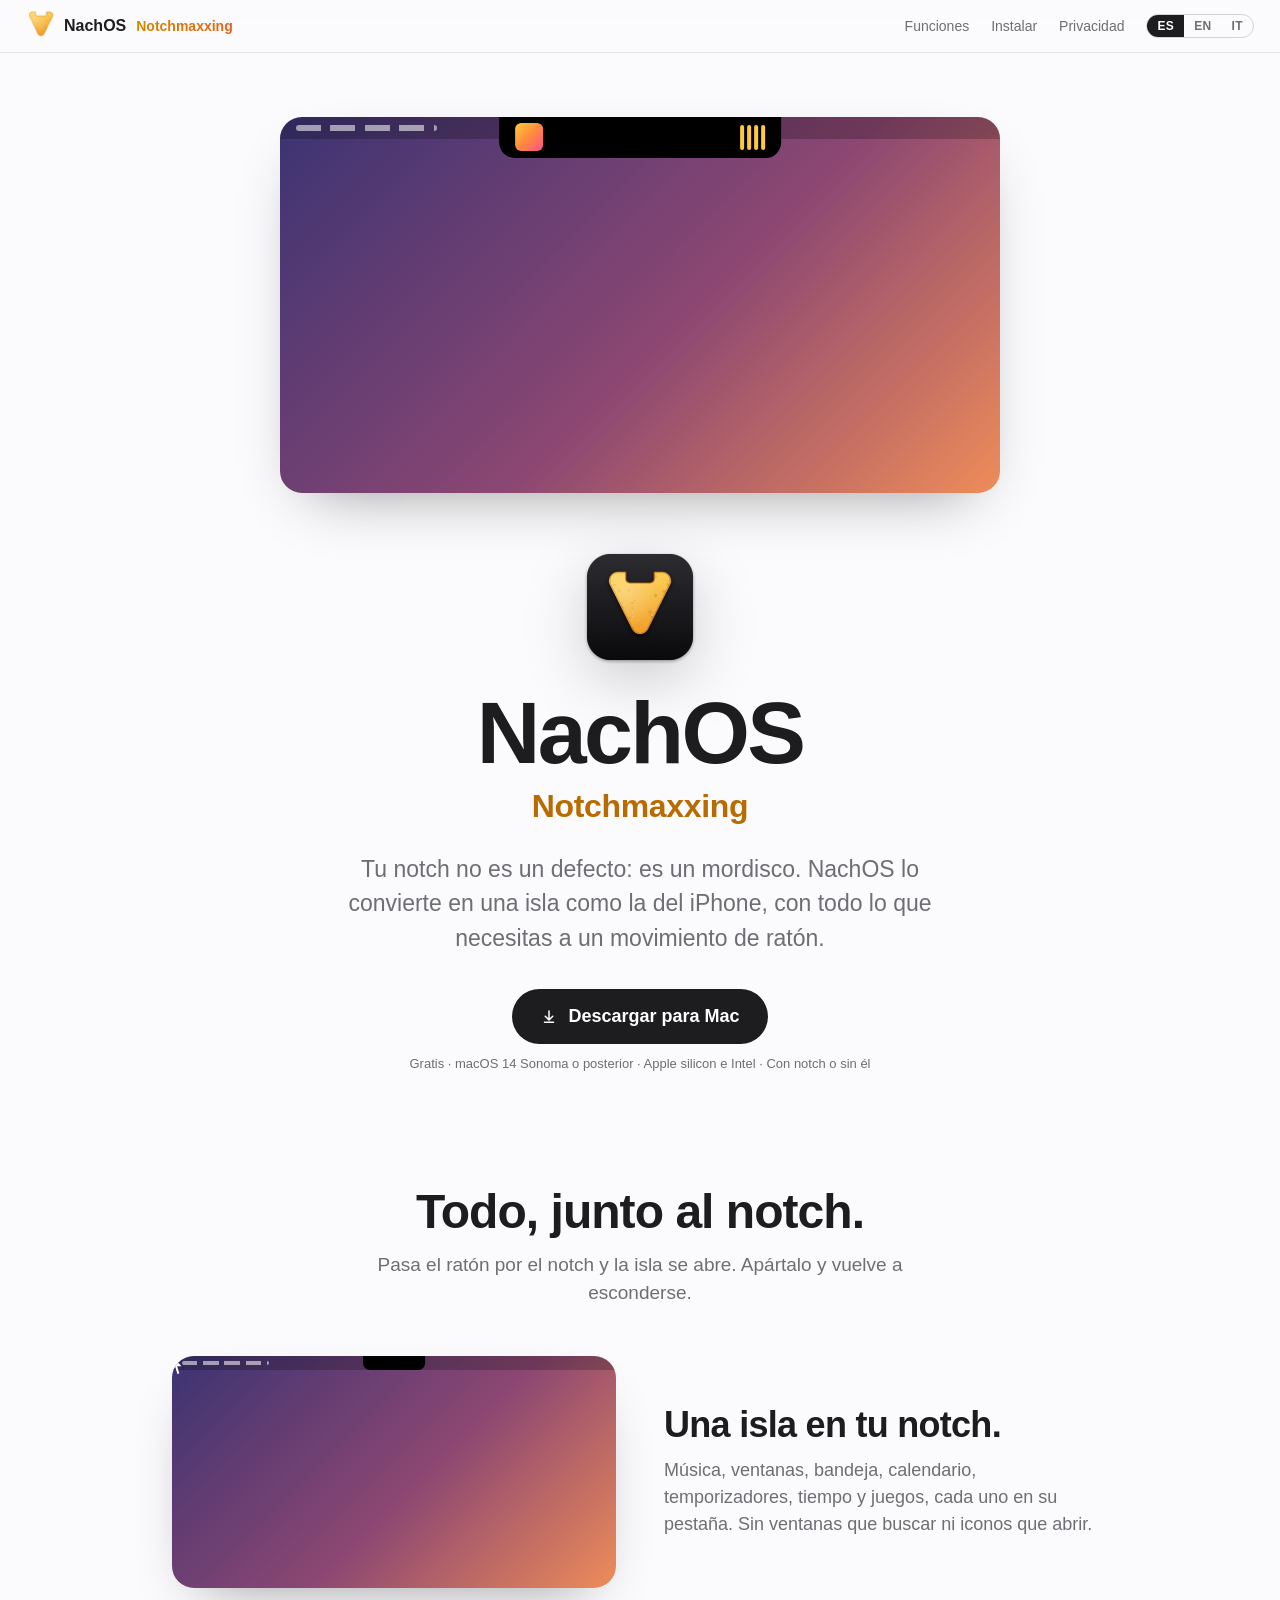
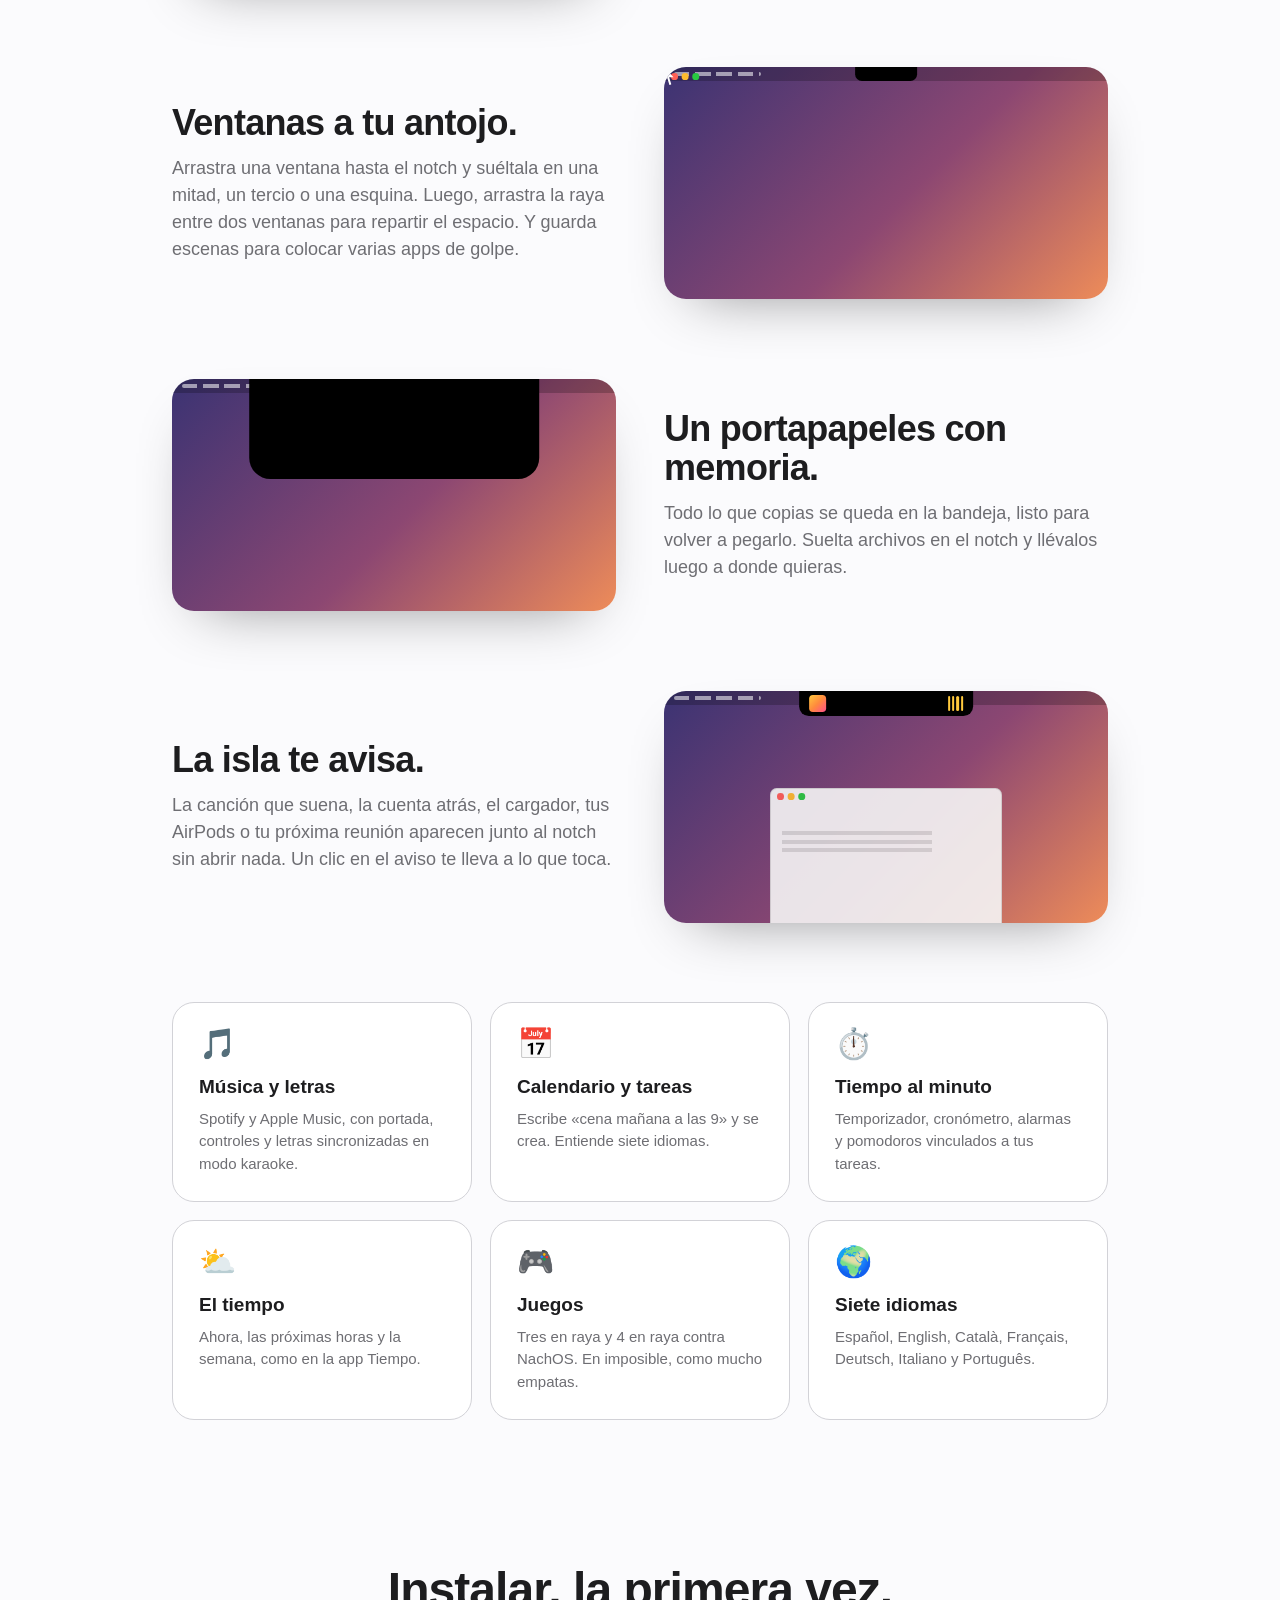
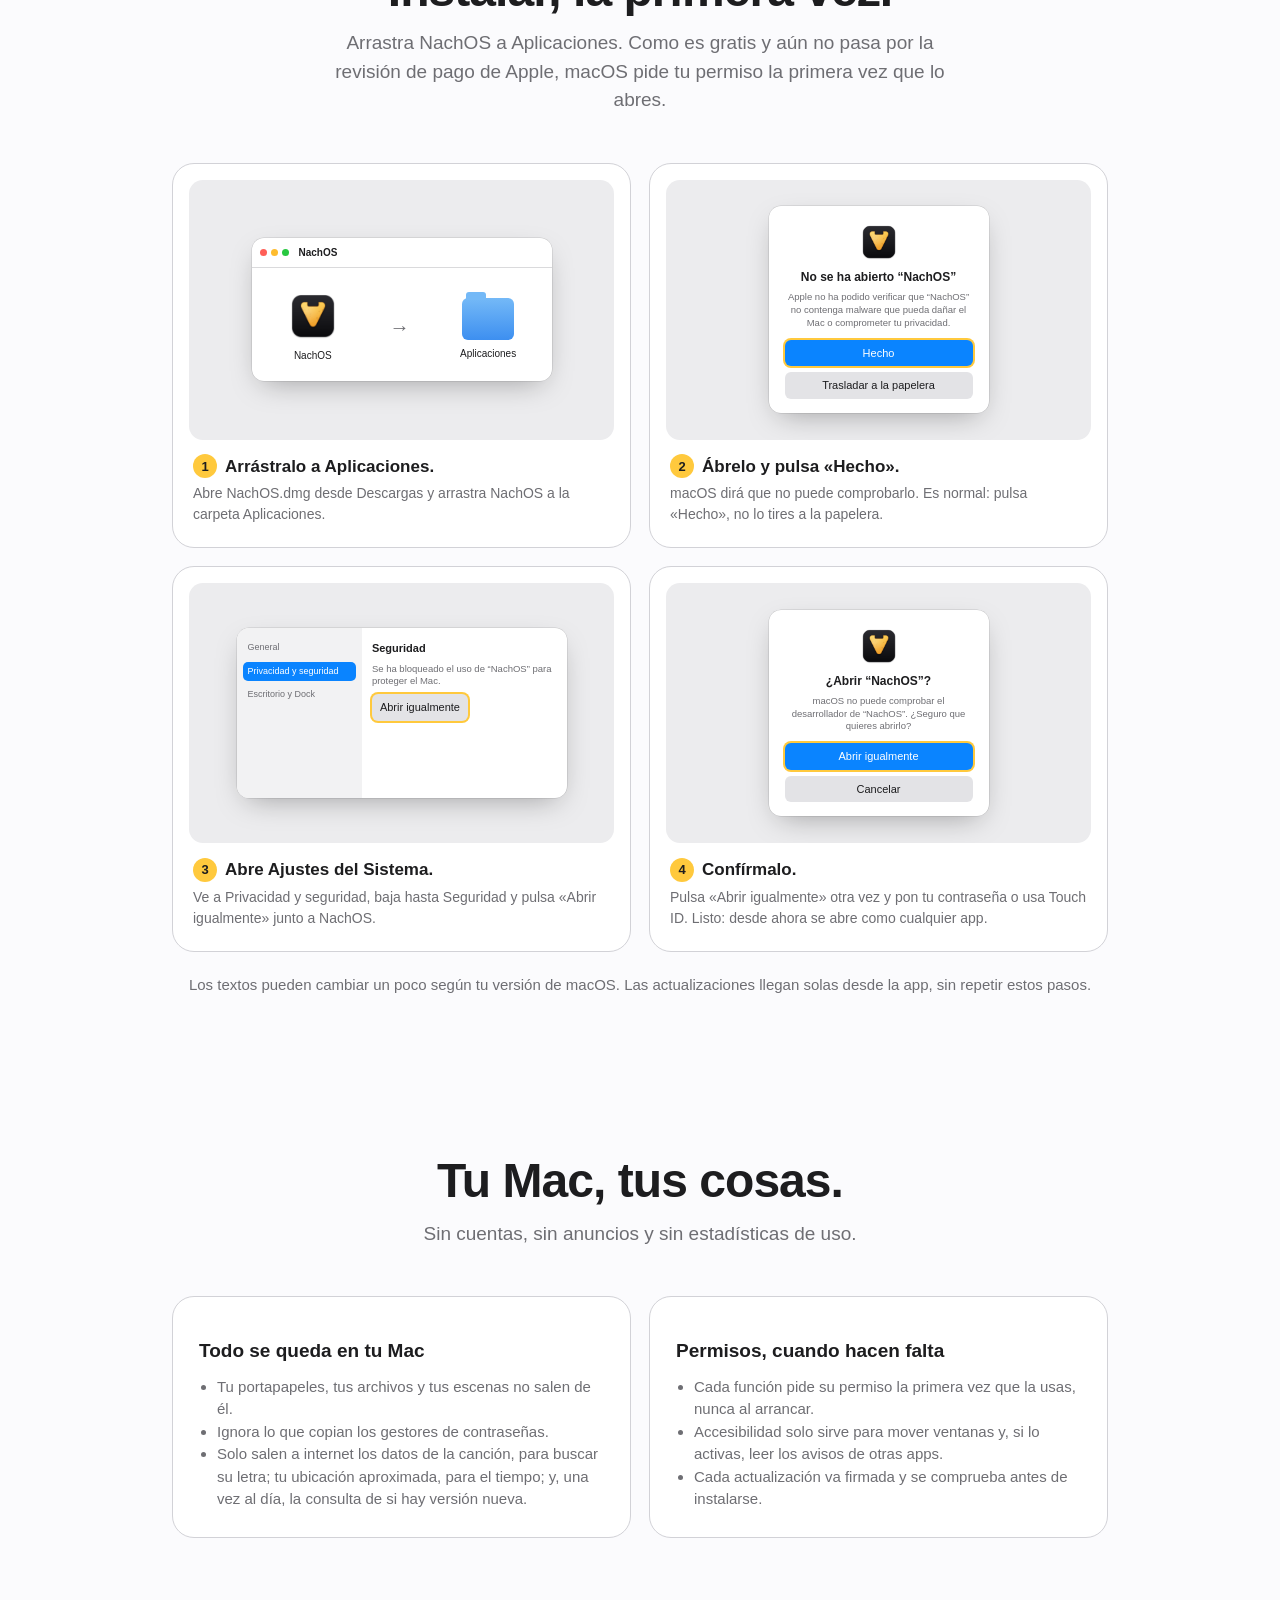
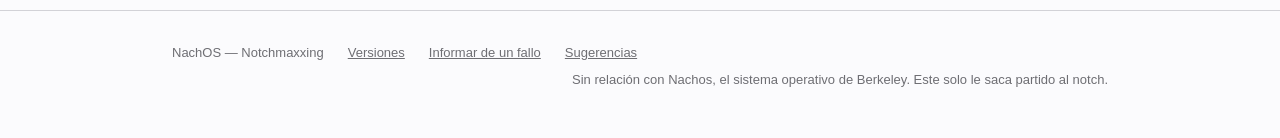
<file: index.html>
<!doctype html>
<!-- Generated by website/build.py: edit the template and texts there, not this file. -->
<html lang="es">
<head>
  <meta charset="utf-8">
  <meta name="viewport" content="width=device-width, initial-scale=1">
  <title>NachOS — Notchmaxxing</title>
  <meta name="description" content="NachOS convierte el notch de tu Mac en una isla como la del iPhone: música, ventanas, portapapeles, calendario, temporizadores y avisos. Gratis.">
  <link rel="icon" href="assets/favicon.png">
  <link rel="alternate" hreflang="es" href="">
  <link rel="alternate" hreflang="en" href="en/">
  <link rel="alternate" hreflang="it" href="it/">
  <meta property="og:title" content="NachOS — Notchmaxxing">
  <meta property="og:description" content="Tu notch no es un defecto: es un mordisco.">
  <meta property="og:image" content="assets/icon.png">
  <link rel="stylesheet" href="style.css">
</head>
<body>
  <header class="bar">
    <div class="wrap">
      <img src="assets/nacho.png" alt="">
      <strong>NachOS</strong>
      <span class="slogan">Notchmaxxing</span>
      <nav>
        <a class="hide-small" href="#features">Funciones</a>
        <a class="hide-small" href="#install">Instalar</a>
        <a class="hide-small" href="#privacy">Privacidad</a>
        <div class="langs"><a href="" hreflang="es" lang="es" aria-current="page">ES</a><a href="en/" hreflang="en" lang="en">EN</a><a href="it/" hreflang="it" lang="it">IT</a></div>
      </nav>
    </div>
  </header>
  <!-- The notch of the page: once the opening has scrolled away, the island docks in the
       middle of the bar, as on a Mac's menu bar, and carries on with its notices. -->
  <div class="page-notch s-live" aria-hidden="true">
    <div class="isl">
              <div class="music"><div class="art"></div><div class="eq"><i></i><i></i><i></i><i></i></div></div>
              <div class="notice n-charge"><div class="battery"></div><div><strong>Cargando</strong><small>54 %</small></div></div>
              <div class="notice n-pods"><svg class="ico" viewBox="0 0 24 24" fill="#fff" aria-hidden="true"><path d="M6.5 3a3.5 3.5 0 0 1 3.5 3.5V20a1.5 1.5 0 0 1-3 0v-7.1A3.5 3.5 0 0 1 6.5 3Zm11 0a3.5 3.5 0 0 1 .5 6.97V20a1.5 1.5 0 0 1-3 0V6.5A3.5 3.5 0 0 1 17.5 3Z"/></svg><div><strong>AirPods Pro</strong><small>Conectados</small></div></div>
              <div class="timer"><i></i>4:59</div>
              <div class="notice n-event"><svg class="ico" viewBox="0 0 24 24" fill="none" stroke="#ffc93d" stroke-width="2.2" aria-hidden="true"><rect x="3.5" y="5" width="17" height="15" rx="3"/><path d="M3.5 10h17M8 3v4M16 3v4" stroke-linecap="round"/></svg><div><strong>Reunión</strong><small>En 10 min</small></div></div>
            </div>
  </div>

  <main>
    <div class="wrap hero">
      <div class="hero-stage">
      <div class="stage s-live s-hero" role="img" aria-label="El notch de un Mac convertido en isla: enseña la música, un aviso de carga y un temporizador">
            <div class="menubar"></div>
            
            <div class="isl">
              <div class="music"><div class="art"></div><div class="eq"><i></i><i></i><i></i><i></i></div></div>
              <div class="notice n-charge"><div class="battery"></div><div><strong>Cargando</strong><small>54 %</small></div></div>
              <div class="notice n-pods"><svg class="ico" viewBox="0 0 24 24" fill="#fff" aria-hidden="true"><path d="M6.5 3a3.5 3.5 0 0 1 3.5 3.5V20a1.5 1.5 0 0 1-3 0v-7.1A3.5 3.5 0 0 1 6.5 3Zm11 0a3.5 3.5 0 0 1 .5 6.97V20a1.5 1.5 0 0 1-3 0V6.5A3.5 3.5 0 0 1 17.5 3Z"/></svg><div><strong>AirPods Pro</strong><small>Conectados</small></div></div>
              <div class="timer"><i></i>4:59</div>
              <div class="notice n-event"><svg class="ico" viewBox="0 0 24 24" fill="none" stroke="#ffc93d" stroke-width="2.2" aria-hidden="true"><rect x="3.5" y="5" width="17" height="15" rx="3"/><path d="M3.5 10h17M8 3v4M16 3v4" stroke-linecap="round"/></svg><div><strong>Reunión</strong><small>En 10 min</small></div></div>
            </div>
          </div>
      </div>
      <img class="icon" src="assets/icon.png" alt="El icono de NachOS: un nacho dorado al que le falta un mordisco con la forma del notch">
      <h1>NachOS</h1>
      <p class="tagline">Notchmaxxing</p>
      <p class="lead">Tu notch no es un defecto: es un mordisco. NachOS lo convierte en una isla como la del iPhone, con todo lo que necesitas a un movimiento de ratón.</p>
      <div class="cta">
        <a class="button" href="https://github.com/oriol5000/nachos/releases/latest/download/NachOS.dmg" data-guide>
          <svg viewBox="0 0 24 24" fill="currentColor" aria-hidden="true"><path d="M12 3a1 1 0 0 1 1 1v9.59l3.3-3.3a1 1 0 1 1 1.4 1.42l-5 5a1 1 0 0 1-1.4 0l-5-5a1 1 0 1 1 1.4-1.42l3.3 3.3V4a1 1 0 0 1 1-1ZM5 19a1 1 0 0 1 1-1h12a1 1 0 1 1 0 2H6a1 1 0 0 1-1-1Z"/></svg>
          Descargar para Mac
        </a>
        <span class="fine">Gratis · macOS 14 Sonoma o posterior · Apple silicon e Intel · Con notch o sin él</span>
      </div>
    </div>

    <section id="features">
      <div class="wrap">
        <h2 class="section-title">Todo, junto al notch.</h2>
        <p class="section-lead">Pasa el ratón por el notch y la isla se abre. Apártalo y vuelve a esconderse.</p>
        <div class="feature">
          <div class="media">
          <div class="stage s-island" role="img" aria-label="El ratón se acerca al notch y la isla se abre con sus pestañas">
            <div class="menubar"></div>
            <div class="isl"><div class="open"><div class="tabs"><i></i><i></i><i></i><i></i><i></i></div>
              <div class="row"><div class="art"></div><div class="lines"><b></b><b></b><b></b></div></div></div></div>
            <div class="cursor"></div>
          </div>
          </div>
          <div>
            <h3>Una isla en tu notch.</h3>
            <p>Música, ventanas, bandeja, calendario, temporizadores, tiempo y juegos, cada uno en su pestaña. Sin ventanas que buscar ni iconos que abrir.</p>
          </div>
        </div>
        <div class="feature">
          <div class="media">
          <div class="stage s-windows" role="img" aria-label="Una ventana arrastrada al notch se coloca en la mitad izquierda">
            <div class="menubar"></div>
            <div class="win other"></div>
            <div class="isl"><div class="layouts"><i></i><i></i><i></i><i></i></div></div>
            <div class="win main"></div>
            <div class="cursor"></div>
          </div>
          </div>
          <div>
            <h3>Ventanas a tu antojo.</h3>
            <p>Arrastra una ventana hasta el notch y suéltala en una mitad, un tercio o una esquina. Luego, arrastra la raya entre dos ventanas para repartir el espacio. Y guarda escenas para colocar varias apps de golpe.</p>
          </div>
        </div>
        <div class="feature">
          <div class="media">
          <div class="stage s-clip" role="img" aria-label="Lo copiado aparece como tarjetas en la bandeja de la isla">
            <div class="menubar"></div>
            <div class="isl"><div class="cards"><div class="card-c"></div><div class="card-c"></div><div class="card-c"></div><div class="card-c"></div></div></div>
            <div class="keycap">⌘C</div>
            <div class="file"><div class="cursor"></div></div>
          </div>
          </div>
          <div>
            <h3>Un portapapeles con memoria.</h3>
            <p>Todo lo que copias se queda en la bandeja, listo para volver a pegarlo. Suelta archivos en el notch y llévalos luego a donde quieras.</p>
          </div>
        </div>
        <div class="feature">
          <div class="media">
          <div class="stage s-live" role="img" aria-label="Junto al notch se ven la música, un aviso de carga y un temporizador">
            <div class="menubar"></div>
            <div class="win"></div>
            <div class="isl">
              <div class="music"><div class="art"></div><div class="eq"><i></i><i></i><i></i><i></i></div></div>
              <div class="notice n-charge"><div class="battery"></div><div><strong>Cargando</strong><small>54 %</small></div></div>
              <div class="notice n-pods"><svg class="ico" viewBox="0 0 24 24" fill="#fff" aria-hidden="true"><path d="M6.5 3a3.5 3.5 0 0 1 3.5 3.5V20a1.5 1.5 0 0 1-3 0v-7.1A3.5 3.5 0 0 1 6.5 3Zm11 0a3.5 3.5 0 0 1 .5 6.97V20a1.5 1.5 0 0 1-3 0V6.5A3.5 3.5 0 0 1 17.5 3Z"/></svg><div><strong>AirPods Pro</strong><small>Conectados</small></div></div>
              <div class="timer"><i></i>4:59</div>
              <div class="notice n-event"><svg class="ico" viewBox="0 0 24 24" fill="none" stroke="#ffc93d" stroke-width="2.2" aria-hidden="true"><rect x="3.5" y="5" width="17" height="15" rx="3"/><path d="M3.5 10h17M8 3v4M16 3v4" stroke-linecap="round"/></svg><div><strong>Reunión</strong><small>En 10 min</small></div></div>
            </div>
          </div>
          </div>
          <div>
            <h3>La isla te avisa.</h3>
            <p>La canción que suena, la cuenta atrás, el cargador, tus AirPods o tu próxima reunión aparecen junto al notch sin abrir nada. Un clic en el aviso te lleva a lo que toca.</p>
          </div>
        </div>

        <div class="grid">
          <div class="card"><div class="emoji">🎵</div><h4>Música y letras</h4><p>Spotify y Apple Music, con portada, controles y letras sincronizadas en modo karaoke.</p></div>
          <div class="card"><div class="emoji">📅</div><h4>Calendario y tareas</h4><p>Escribe «cena mañana a las 9» y se crea. Entiende siete idiomas.</p></div>
          <div class="card"><div class="emoji">⏱️</div><h4>Tiempo al minuto</h4><p>Temporizador, cronómetro, alarmas y pomodoros vinculados a tus tareas.</p></div>
          <div class="card"><div class="emoji">⛅️</div><h4>El tiempo</h4><p>Ahora, las próximas horas y la semana, como en la app Tiempo.</p></div>
          <div class="card"><div class="emoji">🎮</div><h4>Juegos</h4><p>Tres en raya y 4 en raya contra NachOS. En imposible, como mucho empatas.</p></div>
          <div class="card"><div class="emoji">🌍</div><h4>Siete idiomas</h4><p>Español, English, Català, Français, Deutsch, Italiano y Português.</p></div>
        </div>
      </div>
    </section>

    <section id="install">
      <div class="wrap">
        <h2 class="section-title">Instalar, la primera vez.</h2>
        <p class="section-lead">Arrastra NachOS a Aplicaciones. Como es gratis y aún no pasa por la revisión de pago de Apple, macOS pide tu permiso la primera vez que lo abres.</p>
        <ol class="guide">
          <li>
            <div class="shot"><div class="mock mock-dmg" aria-hidden="true">
              <div class="mock-bar"><i></i><i></i><i></i><span>NachOS</span></div>
              <div class="dmg-row">
                <div class="dmg-item"><img src="assets/icon.png" alt=""><span>NachOS</span></div>
                <div class="dmg-arrow">→</div>
                <div class="dmg-item"><div class="folder"></div><span>Aplicaciones</span></div>
              </div>
            </div></div>
            <h4>Arrástralo a Aplicaciones.</h4><p>Abre NachOS.dmg desde Descargas y arrastra NachOS a la carpeta Aplicaciones.</p>
          </li>
          <li>
            <div class="shot"><div class="mock mock-alert" aria-hidden="true">
              <img src="assets/icon.png" alt="">
              <strong>No se ha abierto “NachOS”</strong><p>Apple no ha podido verificar que “NachOS” no contenga malware que pueda dañar el Mac o comprometer tu privacidad.</p>
              <span class="mbtn primary hl">Hecho</span><span class="mbtn">Trasladar a la papelera</span>
            </div></div>
            <h4>Ábrelo y pulsa «Hecho».</h4><p>macOS dirá que no puede comprobarlo. Es normal: pulsa «Hecho», no lo tires a la papelera.</p>
          </li>
          <li>
            <div class="shot"><div class="mock mock-settings" aria-hidden="true">
              <div class="side"><span>General</span><span class="sel">Privacidad y seguridad</span><span>Escritorio y Dock</span></div>
              <div class="pane"><b>Seguridad</b><p>Se ha bloqueado el uso de “NachOS” para proteger el Mac.</p><span class="mbtn hl">Abrir igualmente</span></div>
            </div></div>
            <h4>Abre Ajustes del Sistema.</h4><p>Ve a Privacidad y seguridad, baja hasta Seguridad y pulsa «Abrir igualmente» junto a NachOS.</p>
          </li>
          <li>
            <div class="shot"><div class="mock mock-alert" aria-hidden="true">
              <img src="assets/icon.png" alt="">
              <strong>¿Abrir “NachOS”?</strong><p>macOS no puede comprobar el desarrollador de “NachOS”. ¿Seguro que quieres abrirlo?</p>
              <span class="mbtn primary hl">Abrir igualmente</span><span class="mbtn">Cancelar</span>
            </div></div>
            <h4>Confírmalo.</h4><p>Pulsa «Abrir igualmente» otra vez y pon tu contraseña o usa Touch ID. Listo: desde ahora se abre como cualquier app.</p>
          </li>
        </ol>

        <p class="note">Los textos pueden cambiar un poco según tu versión de macOS. Las actualizaciones llegan solas desde la app, sin repetir estos pasos.</p>
      </div>
    </section>

    <section id="privacy">
      <div class="wrap">
        <h2 class="section-title">Tu Mac, tus cosas.</h2>
        <p class="section-lead">Sin cuentas, sin anuncios y sin estadísticas de uso.</p>
        <div class="split">
          <div class="card">
            <h4>Todo se queda en tu Mac</h4>
            <ul>
              <li>Tu portapapeles, tus archivos y tus escenas no salen de él.</li>
              <li>Ignora lo que copian los gestores de contraseñas.</li>
              <li>Solo salen a internet los datos de la canción, para buscar su letra; tu ubicación aproximada, para el tiempo; y, una vez al día, la consulta de si hay versión nueva.</li>
            </ul>
          </div>
          <div class="card">
            <h4>Permisos, cuando hacen falta</h4>
            <ul>
              <li>Cada función pide su permiso la primera vez que la usas, nunca al arrancar.</li>
              <li>Accesibilidad solo sirve para mover ventanas y, si lo activas, leer los avisos de otras apps.</li>
              <li>Cada actualización va firmada y se comprueba antes de instalarse.</li>
            </ul>
          </div>
        </div>
      </div>
    </section>
  </main>

  <footer>
    <div class="wrap">
      <span>NachOS — Notchmaxxing</span>
      <a href="https://github.com/oriol5000/nachos/releases">Versiones</a>
      <a href="https://github.com/oriol5000/nachos/issues">Informar de un fallo</a>
      <a href="mailto:oriol5000@gmail.com?subject=Sugerencia%20para%20NachOS">Sugerencias</a>
      <span class="right">Sin relación con Nachos, el sistema operativo de Berkeley. Este solo le saca partido al notch.</span>
    </div>
  </footer>
  <dialog class="guide-dialog" id="guide" aria-labelledby="guide-title">
    <form method="dialog"><button class="close" aria-label="Cerrar">×</button></form>
    <h2 class="section-title" id="guide-title">Instalar NachOS</h2>
    <p class="section-lead">Tu descarga ha empezado. Como NachOS es gratis y aún no pasa por la revisión de pago de Apple, la primera vez macOS te pedirá permiso. Son cuatro pasos y solo una vez.</p>
        <ol class="guide">
          <li>
            <div class="shot"><div class="mock mock-dmg" aria-hidden="true">
              <div class="mock-bar"><i></i><i></i><i></i><span>NachOS</span></div>
              <div class="dmg-row">
                <div class="dmg-item"><img src="assets/icon.png" alt=""><span>NachOS</span></div>
                <div class="dmg-arrow">→</div>
                <div class="dmg-item"><div class="folder"></div><span>Aplicaciones</span></div>
              </div>
            </div></div>
            <h4>Arrástralo a Aplicaciones.</h4><p>Abre NachOS.dmg desde Descargas y arrastra NachOS a la carpeta Aplicaciones.</p>
          </li>
          <li>
            <div class="shot"><div class="mock mock-alert" aria-hidden="true">
              <img src="assets/icon.png" alt="">
              <strong>No se ha abierto “NachOS”</strong><p>Apple no ha podido verificar que “NachOS” no contenga malware que pueda dañar el Mac o comprometer tu privacidad.</p>
              <span class="mbtn primary hl">Hecho</span><span class="mbtn">Trasladar a la papelera</span>
            </div></div>
            <h4>Ábrelo y pulsa «Hecho».</h4><p>macOS dirá que no puede comprobarlo. Es normal: pulsa «Hecho», no lo tires a la papelera.</p>
          </li>
          <li>
            <div class="shot"><div class="mock mock-settings" aria-hidden="true">
              <div class="side"><span>General</span><span class="sel">Privacidad y seguridad</span><span>Escritorio y Dock</span></div>
              <div class="pane"><b>Seguridad</b><p>Se ha bloqueado el uso de “NachOS” para proteger el Mac.</p><span class="mbtn hl">Abrir igualmente</span></div>
            </div></div>
            <h4>Abre Ajustes del Sistema.</h4><p>Ve a Privacidad y seguridad, baja hasta Seguridad y pulsa «Abrir igualmente» junto a NachOS.</p>
          </li>
          <li>
            <div class="shot"><div class="mock mock-alert" aria-hidden="true">
              <img src="assets/icon.png" alt="">
              <strong>¿Abrir “NachOS”?</strong><p>macOS no puede comprobar el desarrollador de “NachOS”. ¿Seguro que quieres abrirlo?</p>
              <span class="mbtn primary hl">Abrir igualmente</span><span class="mbtn">Cancelar</span>
            </div></div>
            <h4>Confírmalo.</h4><p>Pulsa «Abrir igualmente» otra vez y pon tu contraseña o usa Touch ID. Listo: desde ahora se abre como cualquier app.</p>
          </li>
        </ol>

    <p class="note">Los textos pueden cambiar un poco según tu versión de macOS. Las actualizaciones llegan solas desde la app, sin repetir estos pasos.</p>
    <form method="dialog" class="guide-done"><button class="button">Entendido</button></form>
  </dialog>
  <script>
    // Downloading opens the guide: the file still downloads, and the steps are right there.
    const guide = document.getElementById("guide");
    document.querySelectorAll("[data-guide]").forEach((link) => {
      link.addEventListener("click", () => setTimeout(() => guide.showModal(), 150));
    });
    guide.addEventListener("click", (event) => { if (event.target === guide) guide.close(); });

    // The page's notch shows only while the big one in the opening is out of sight.
    // Checked on scroll: one measurement, only when the page moves.
    const hero = document.querySelector(".hero-stage");
    const dock = () => document.body.classList.toggle("notch-docked", hero.getBoundingClientRect().bottom < 52);
    if (hero) {
      addEventListener("scroll", dock, { passive: true });
      addEventListener("resize", dock);
      dock();
    }
  </script>
</body>
</html>
</file>
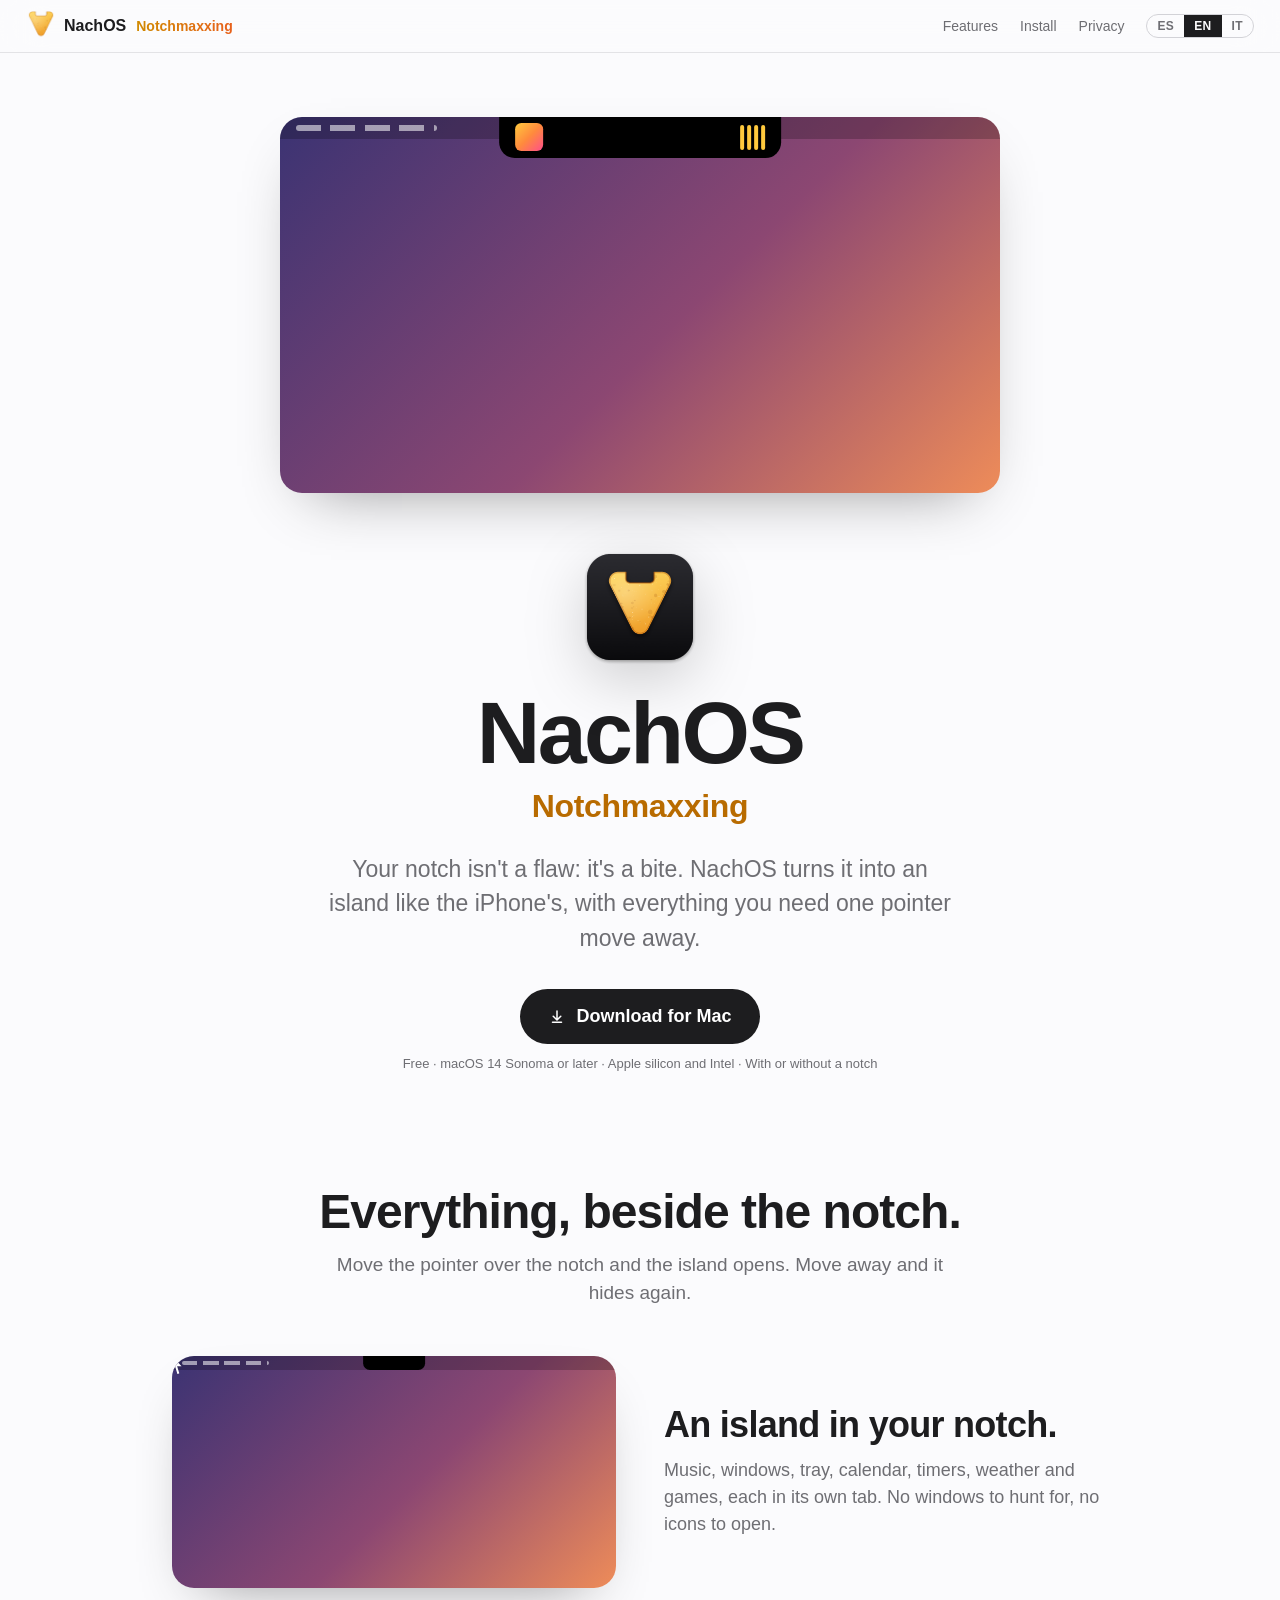
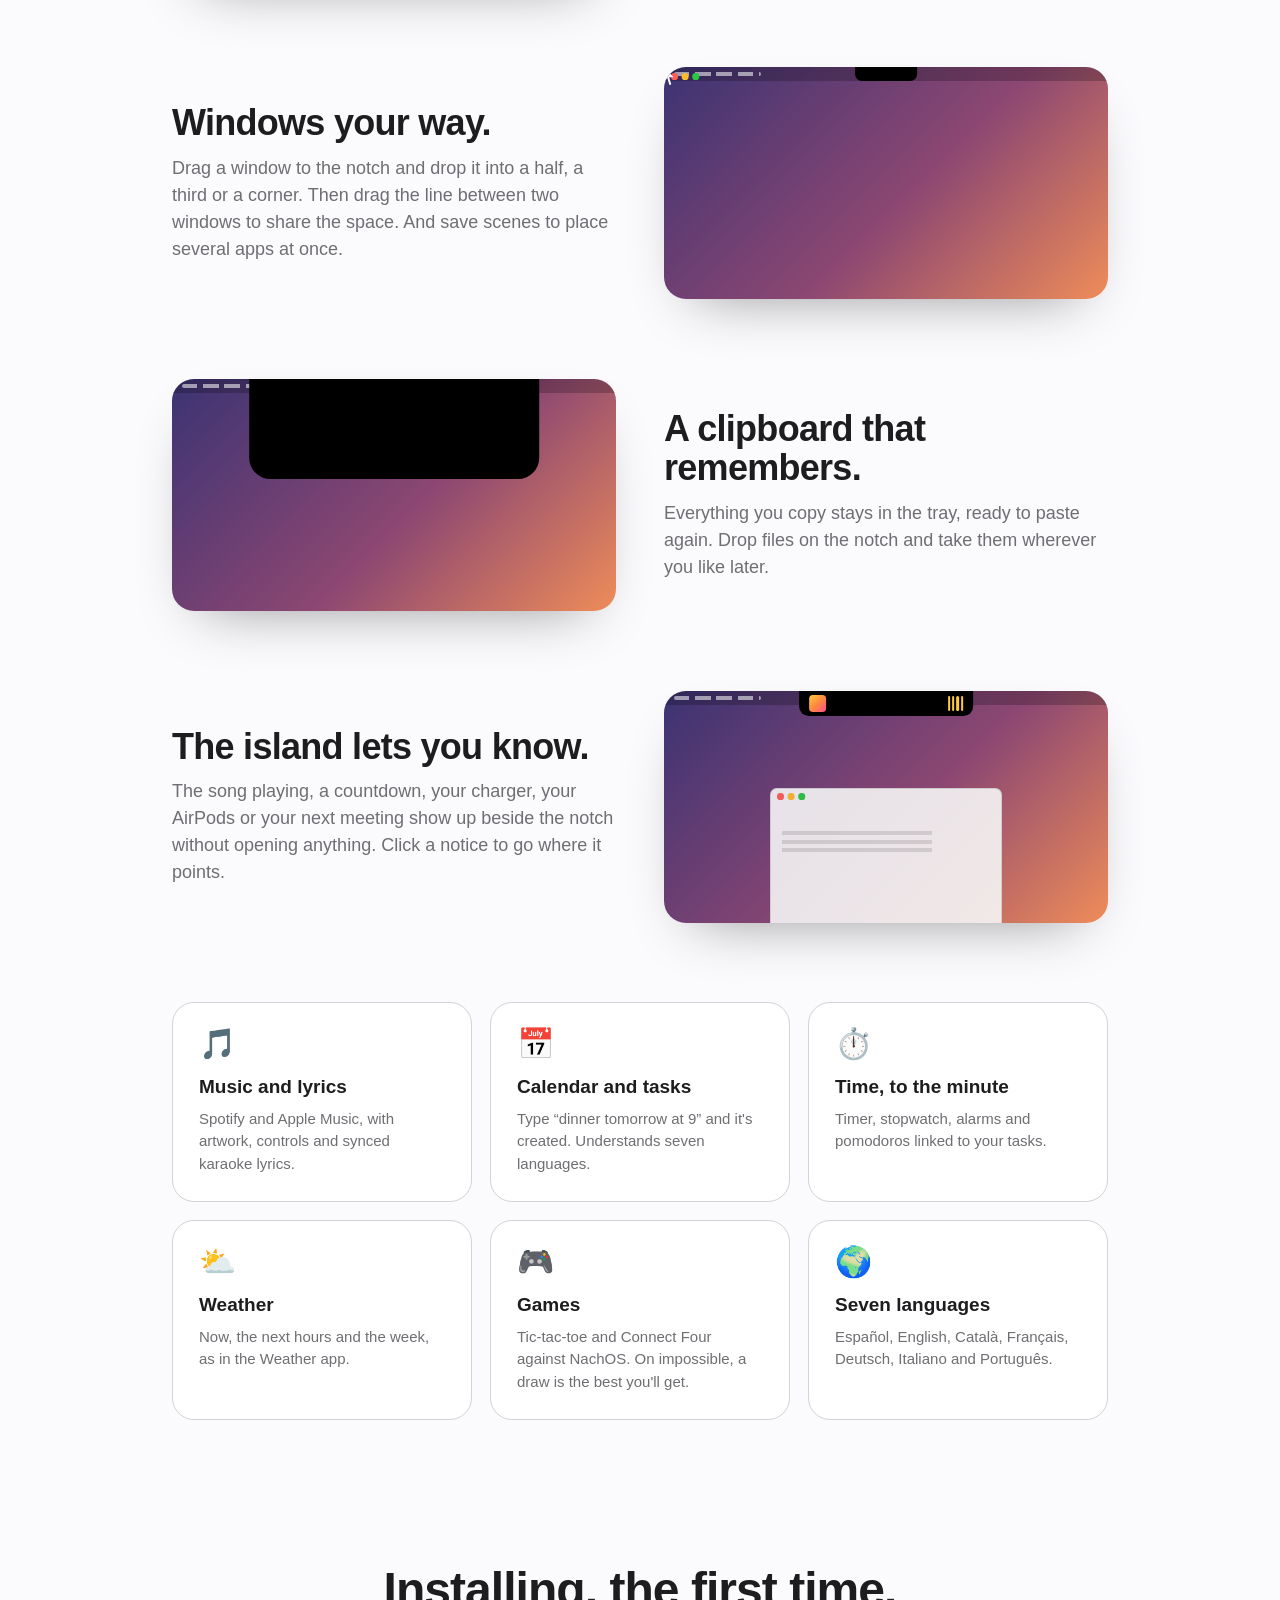
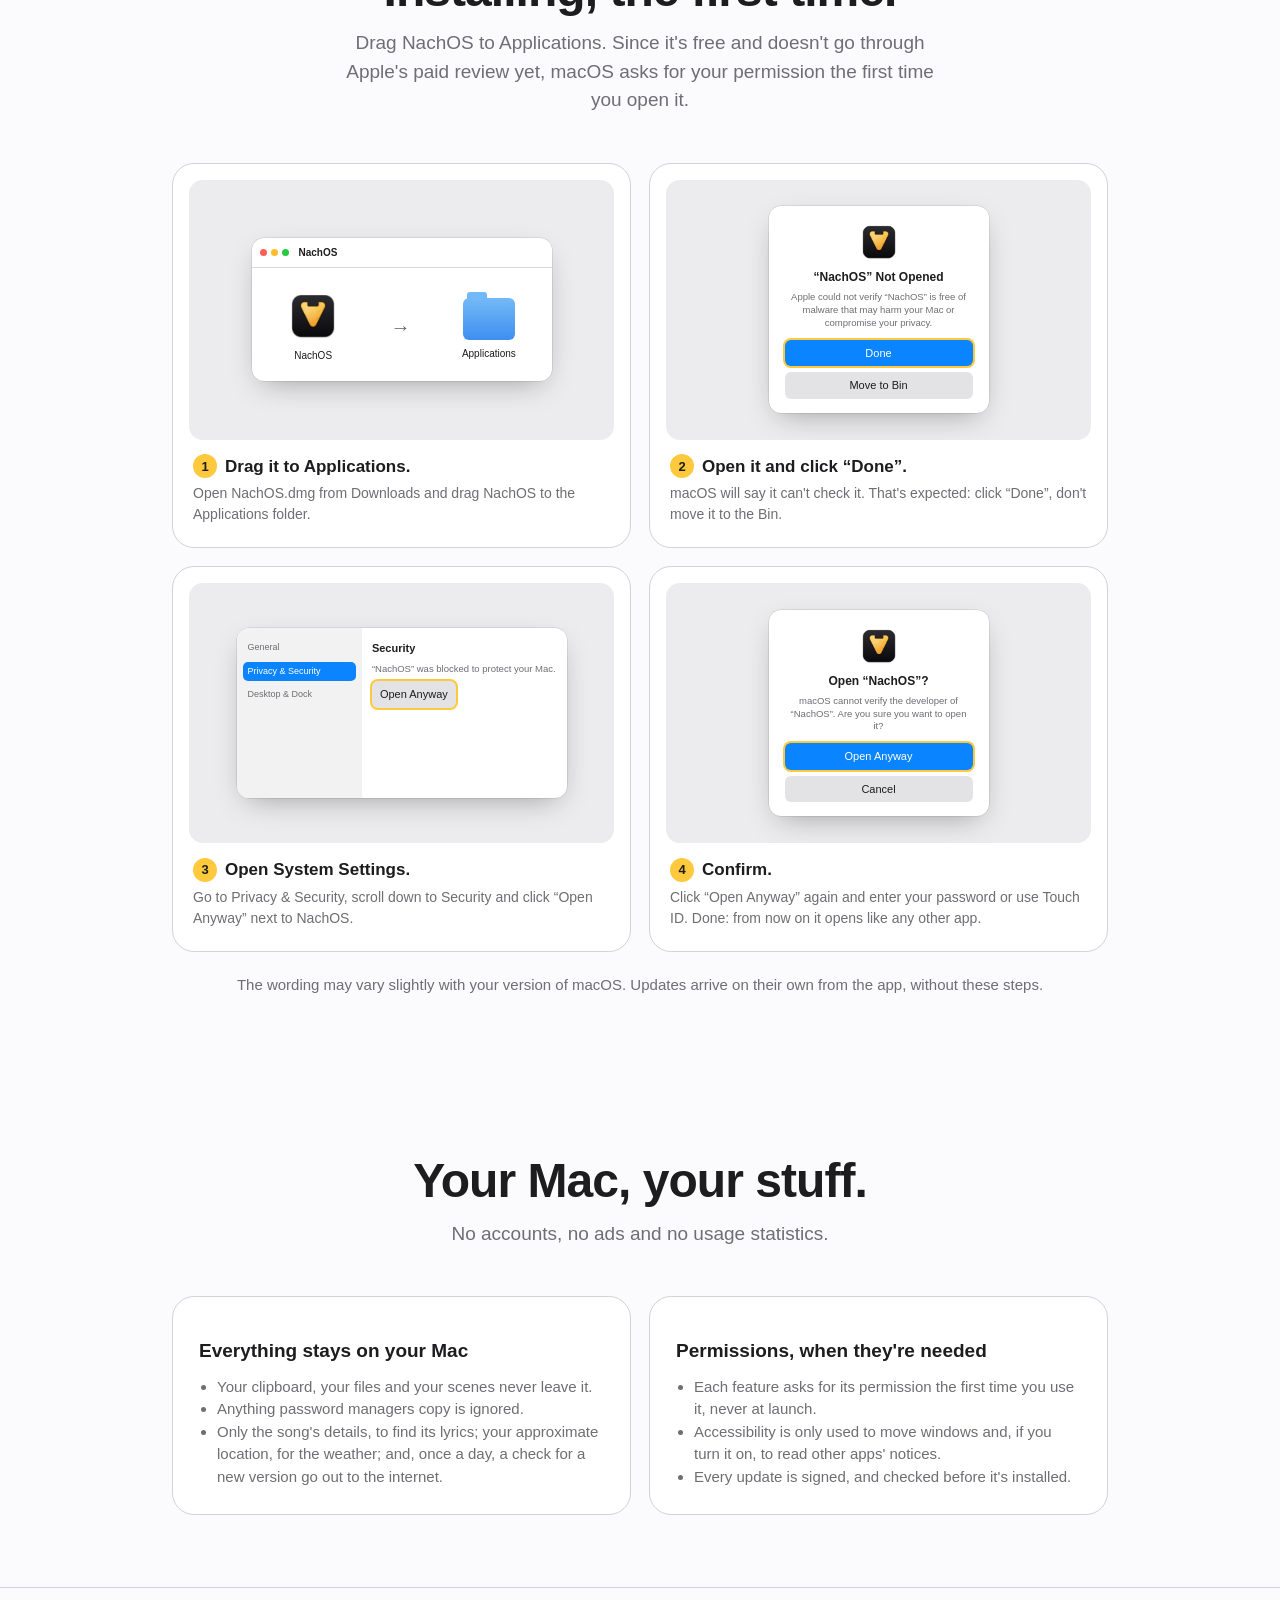
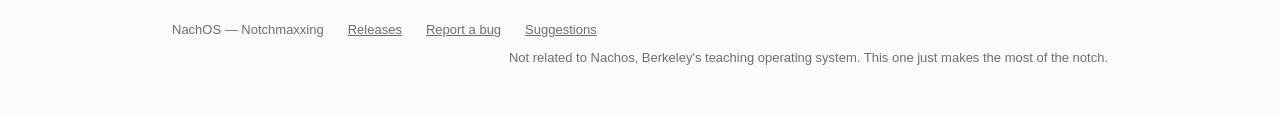
<file: en/index.html>
<!doctype html>
<!-- Generated by website/build.py: edit the template and texts there, not this file. -->
<html lang="en">
<head>
  <meta charset="utf-8">
  <meta name="viewport" content="width=device-width, initial-scale=1">
  <title>NachOS — Notchmaxxing</title>
  <meta name="description" content="NachOS turns your Mac's notch into an island like the iPhone's: music, windows, clipboard, calendar, timers and notices. Free.">
  <link rel="icon" href="../assets/favicon.png">
  <link rel="alternate" hreflang="es" href="../">
  <link rel="alternate" hreflang="en" href="../en/">
  <link rel="alternate" hreflang="it" href="../it/">
  <meta property="og:title" content="NachOS — Notchmaxxing">
  <meta property="og:description" content="Your notch isn't a flaw: it's a bite.">
  <meta property="og:image" content="../assets/icon.png">
  <link rel="stylesheet" href="../style.css">
</head>
<body>
  <header class="bar">
    <div class="wrap">
      <img src="../assets/nacho.png" alt="">
      <strong>NachOS</strong>
      <span class="slogan">Notchmaxxing</span>
      <nav>
        <a class="hide-small" href="#features">Features</a>
        <a class="hide-small" href="#install">Install</a>
        <a class="hide-small" href="#privacy">Privacy</a>
        <div class="langs"><a href="../" hreflang="es" lang="es">ES</a><a href="../en/" hreflang="en" lang="en" aria-current="page">EN</a><a href="../it/" hreflang="it" lang="it">IT</a></div>
      </nav>
    </div>
  </header>
  <!-- The notch of the page: once the opening has scrolled away, the island docks in the
       middle of the bar, as on a Mac's menu bar, and carries on with its notices. -->
  <div class="page-notch s-live" aria-hidden="true">
    <div class="isl">
              <div class="music"><div class="art"></div><div class="eq"><i></i><i></i><i></i><i></i></div></div>
              <div class="notice n-charge"><div class="battery"></div><div><strong>Charging</strong><small>54 %</small></div></div>
              <div class="notice n-pods"><svg class="ico" viewBox="0 0 24 24" fill="#fff" aria-hidden="true"><path d="M6.5 3a3.5 3.5 0 0 1 3.5 3.5V20a1.5 1.5 0 0 1-3 0v-7.1A3.5 3.5 0 0 1 6.5 3Zm11 0a3.5 3.5 0 0 1 .5 6.97V20a1.5 1.5 0 0 1-3 0V6.5A3.5 3.5 0 0 1 17.5 3Z"/></svg><div><strong>AirPods Pro</strong><small>Connected</small></div></div>
              <div class="timer"><i></i>4:59</div>
              <div class="notice n-event"><svg class="ico" viewBox="0 0 24 24" fill="none" stroke="#ffc93d" stroke-width="2.2" aria-hidden="true"><rect x="3.5" y="5" width="17" height="15" rx="3"/><path d="M3.5 10h17M8 3v4M16 3v4" stroke-linecap="round"/></svg><div><strong>Meeting</strong><small>In 10 min</small></div></div>
            </div>
  </div>

  <main>
    <div class="wrap hero">
      <div class="hero-stage">
      <div class="stage s-live s-hero" role="img" aria-label="A Mac's notch turned into an island: it shows the music, a charging notice and a timer">
            <div class="menubar"></div>
            
            <div class="isl">
              <div class="music"><div class="art"></div><div class="eq"><i></i><i></i><i></i><i></i></div></div>
              <div class="notice n-charge"><div class="battery"></div><div><strong>Charging</strong><small>54 %</small></div></div>
              <div class="notice n-pods"><svg class="ico" viewBox="0 0 24 24" fill="#fff" aria-hidden="true"><path d="M6.5 3a3.5 3.5 0 0 1 3.5 3.5V20a1.5 1.5 0 0 1-3 0v-7.1A3.5 3.5 0 0 1 6.5 3Zm11 0a3.5 3.5 0 0 1 .5 6.97V20a1.5 1.5 0 0 1-3 0V6.5A3.5 3.5 0 0 1 17.5 3Z"/></svg><div><strong>AirPods Pro</strong><small>Connected</small></div></div>
              <div class="timer"><i></i>4:59</div>
              <div class="notice n-event"><svg class="ico" viewBox="0 0 24 24" fill="none" stroke="#ffc93d" stroke-width="2.2" aria-hidden="true"><rect x="3.5" y="5" width="17" height="15" rx="3"/><path d="M3.5 10h17M8 3v4M16 3v4" stroke-linecap="round"/></svg><div><strong>Meeting</strong><small>In 10 min</small></div></div>
            </div>
          </div>
      </div>
      <img class="icon" src="../assets/icon.png" alt="The NachOS icon: a golden nacho with a notch-shaped bite taken out of it">
      <h1>NachOS</h1>
      <p class="tagline">Notchmaxxing</p>
      <p class="lead">Your notch isn't a flaw: it's a bite. NachOS turns it into an island like the iPhone's, with everything you need one pointer move away.</p>
      <div class="cta">
        <a class="button" href="https://github.com/oriol5000/nachos/releases/latest/download/NachOS.dmg" data-guide>
          <svg viewBox="0 0 24 24" fill="currentColor" aria-hidden="true"><path d="M12 3a1 1 0 0 1 1 1v9.59l3.3-3.3a1 1 0 1 1 1.4 1.42l-5 5a1 1 0 0 1-1.4 0l-5-5a1 1 0 1 1 1.4-1.42l3.3 3.3V4a1 1 0 0 1 1-1ZM5 19a1 1 0 0 1 1-1h12a1 1 0 1 1 0 2H6a1 1 0 0 1-1-1Z"/></svg>
          Download for Mac
        </a>
        <span class="fine">Free · macOS 14 Sonoma or later · Apple silicon and Intel · With or without a notch</span>
      </div>
    </div>

    <section id="features">
      <div class="wrap">
        <h2 class="section-title">Everything, beside the notch.</h2>
        <p class="section-lead">Move the pointer over the notch and the island opens. Move away and it hides again.</p>
        <div class="feature">
          <div class="media">
          <div class="stage s-island" role="img" aria-label="The pointer reaches the notch and the island opens with its tabs">
            <div class="menubar"></div>
            <div class="isl"><div class="open"><div class="tabs"><i></i><i></i><i></i><i></i><i></i></div>
              <div class="row"><div class="art"></div><div class="lines"><b></b><b></b><b></b></div></div></div></div>
            <div class="cursor"></div>
          </div>
          </div>
          <div>
            <h3>An island in your notch.</h3>
            <p>Music, windows, tray, calendar, timers, weather and games, each in its own tab. No windows to hunt for, no icons to open.</p>
          </div>
        </div>
        <div class="feature">
          <div class="media">
          <div class="stage s-windows" role="img" aria-label="A window dragged to the notch snaps into the left half">
            <div class="menubar"></div>
            <div class="win other"></div>
            <div class="isl"><div class="layouts"><i></i><i></i><i></i><i></i></div></div>
            <div class="win main"></div>
            <div class="cursor"></div>
          </div>
          </div>
          <div>
            <h3>Windows your way.</h3>
            <p>Drag a window to the notch and drop it into a half, a third or a corner. Then drag the line between two windows to share the space. And save scenes to place several apps at once.</p>
          </div>
        </div>
        <div class="feature">
          <div class="media">
          <div class="stage s-clip" role="img" aria-label="Copied items appear as cards in the island's tray">
            <div class="menubar"></div>
            <div class="isl"><div class="cards"><div class="card-c"></div><div class="card-c"></div><div class="card-c"></div><div class="card-c"></div></div></div>
            <div class="keycap">⌘C</div>
            <div class="file"><div class="cursor"></div></div>
          </div>
          </div>
          <div>
            <h3>A clipboard that remembers.</h3>
            <p>Everything you copy stays in the tray, ready to paste again. Drop files on the notch and take them wherever you like later.</p>
          </div>
        </div>
        <div class="feature">
          <div class="media">
          <div class="stage s-live" role="img" aria-label="Music, a charging notice and a timer appear beside the notch">
            <div class="menubar"></div>
            <div class="win"></div>
            <div class="isl">
              <div class="music"><div class="art"></div><div class="eq"><i></i><i></i><i></i><i></i></div></div>
              <div class="notice n-charge"><div class="battery"></div><div><strong>Charging</strong><small>54 %</small></div></div>
              <div class="notice n-pods"><svg class="ico" viewBox="0 0 24 24" fill="#fff" aria-hidden="true"><path d="M6.5 3a3.5 3.5 0 0 1 3.5 3.5V20a1.5 1.5 0 0 1-3 0v-7.1A3.5 3.5 0 0 1 6.5 3Zm11 0a3.5 3.5 0 0 1 .5 6.97V20a1.5 1.5 0 0 1-3 0V6.5A3.5 3.5 0 0 1 17.5 3Z"/></svg><div><strong>AirPods Pro</strong><small>Connected</small></div></div>
              <div class="timer"><i></i>4:59</div>
              <div class="notice n-event"><svg class="ico" viewBox="0 0 24 24" fill="none" stroke="#ffc93d" stroke-width="2.2" aria-hidden="true"><rect x="3.5" y="5" width="17" height="15" rx="3"/><path d="M3.5 10h17M8 3v4M16 3v4" stroke-linecap="round"/></svg><div><strong>Meeting</strong><small>In 10 min</small></div></div>
            </div>
          </div>
          </div>
          <div>
            <h3>The island lets you know.</h3>
            <p>The song playing, a countdown, your charger, your AirPods or your next meeting show up beside the notch without opening anything. Click a notice to go where it points.</p>
          </div>
        </div>

        <div class="grid">
          <div class="card"><div class="emoji">🎵</div><h4>Music and lyrics</h4><p>Spotify and Apple Music, with artwork, controls and synced karaoke lyrics.</p></div>
          <div class="card"><div class="emoji">📅</div><h4>Calendar and tasks</h4><p>Type “dinner tomorrow at 9” and it's created. Understands seven languages.</p></div>
          <div class="card"><div class="emoji">⏱️</div><h4>Time, to the minute</h4><p>Timer, stopwatch, alarms and pomodoros linked to your tasks.</p></div>
          <div class="card"><div class="emoji">⛅️</div><h4>Weather</h4><p>Now, the next hours and the week, as in the Weather app.</p></div>
          <div class="card"><div class="emoji">🎮</div><h4>Games</h4><p>Tic-tac-toe and Connect Four against NachOS. On impossible, a draw is the best you'll get.</p></div>
          <div class="card"><div class="emoji">🌍</div><h4>Seven languages</h4><p>Español, English, Català, Français, Deutsch, Italiano and Português.</p></div>
        </div>
      </div>
    </section>

    <section id="install">
      <div class="wrap">
        <h2 class="section-title">Installing, the first time.</h2>
        <p class="section-lead">Drag NachOS to Applications. Since it's free and doesn't go through Apple's paid review yet, macOS asks for your permission the first time you open it.</p>
        <ol class="guide">
          <li>
            <div class="shot"><div class="mock mock-dmg" aria-hidden="true">
              <div class="mock-bar"><i></i><i></i><i></i><span>NachOS</span></div>
              <div class="dmg-row">
                <div class="dmg-item"><img src="../assets/icon.png" alt=""><span>NachOS</span></div>
                <div class="dmg-arrow">→</div>
                <div class="dmg-item"><div class="folder"></div><span>Applications</span></div>
              </div>
            </div></div>
            <h4>Drag it to Applications.</h4><p>Open NachOS.dmg from Downloads and drag NachOS to the Applications folder.</p>
          </li>
          <li>
            <div class="shot"><div class="mock mock-alert" aria-hidden="true">
              <img src="../assets/icon.png" alt="">
              <strong>“NachOS” Not Opened</strong><p>Apple could not verify “NachOS” is free of malware that may harm your Mac or compromise your privacy.</p>
              <span class="mbtn primary hl">Done</span><span class="mbtn">Move to Bin</span>
            </div></div>
            <h4>Open it and click “Done”.</h4><p>macOS will say it can't check it. That's expected: click “Done”, don't move it to the Bin.</p>
          </li>
          <li>
            <div class="shot"><div class="mock mock-settings" aria-hidden="true">
              <div class="side"><span>General</span><span class="sel">Privacy &amp; Security</span><span>Desktop &amp; Dock</span></div>
              <div class="pane"><b>Security</b><p>“NachOS” was blocked to protect your Mac.</p><span class="mbtn hl">Open Anyway</span></div>
            </div></div>
            <h4>Open System Settings.</h4><p>Go to Privacy &amp; Security, scroll down to Security and click “Open Anyway” next to NachOS.</p>
          </li>
          <li>
            <div class="shot"><div class="mock mock-alert" aria-hidden="true">
              <img src="../assets/icon.png" alt="">
              <strong>Open “NachOS”?</strong><p>macOS cannot verify the developer of “NachOS”. Are you sure you want to open it?</p>
              <span class="mbtn primary hl">Open Anyway</span><span class="mbtn">Cancel</span>
            </div></div>
            <h4>Confirm.</h4><p>Click “Open Anyway” again and enter your password or use Touch ID. Done: from now on it opens like any other app.</p>
          </li>
        </ol>

        <p class="note">The wording may vary slightly with your version of macOS. Updates arrive on their own from the app, without these steps.</p>
      </div>
    </section>

    <section id="privacy">
      <div class="wrap">
        <h2 class="section-title">Your Mac, your stuff.</h2>
        <p class="section-lead">No accounts, no ads and no usage statistics.</p>
        <div class="split">
          <div class="card">
            <h4>Everything stays on your Mac</h4>
            <ul>
              <li>Your clipboard, your files and your scenes never leave it.</li>
              <li>Anything password managers copy is ignored.</li>
              <li>Only the song's details, to find its lyrics; your approximate location, for the weather; and, once a day, a check for a new version go out to the internet.</li>
            </ul>
          </div>
          <div class="card">
            <h4>Permissions, when they're needed</h4>
            <ul>
              <li>Each feature asks for its permission the first time you use it, never at launch.</li>
              <li>Accessibility is only used to move windows and, if you turn it on, to read other apps' notices.</li>
              <li>Every update is signed, and checked before it's installed.</li>
            </ul>
          </div>
        </div>
      </div>
    </section>
  </main>

  <footer>
    <div class="wrap">
      <span>NachOS — Notchmaxxing</span>
      <a href="https://github.com/oriol5000/nachos/releases">Releases</a>
      <a href="https://github.com/oriol5000/nachos/issues">Report a bug</a>
      <a href="mailto:oriol5000@gmail.com?subject=Suggestion%20for%20NachOS">Suggestions</a>
      <span class="right">Not related to Nachos, Berkeley's teaching operating system. This one just makes the most of the notch.</span>
    </div>
  </footer>
  <dialog class="guide-dialog" id="guide" aria-labelledby="guide-title">
    <form method="dialog"><button class="close" aria-label="Close">×</button></form>
    <h2 class="section-title" id="guide-title">Installing NachOS</h2>
    <p class="section-lead">Your download has started. Since NachOS is free and doesn't go through Apple's paid review yet, macOS asks for your permission the first time. Four steps, once.</p>
        <ol class="guide">
          <li>
            <div class="shot"><div class="mock mock-dmg" aria-hidden="true">
              <div class="mock-bar"><i></i><i></i><i></i><span>NachOS</span></div>
              <div class="dmg-row">
                <div class="dmg-item"><img src="../assets/icon.png" alt=""><span>NachOS</span></div>
                <div class="dmg-arrow">→</div>
                <div class="dmg-item"><div class="folder"></div><span>Applications</span></div>
              </div>
            </div></div>
            <h4>Drag it to Applications.</h4><p>Open NachOS.dmg from Downloads and drag NachOS to the Applications folder.</p>
          </li>
          <li>
            <div class="shot"><div class="mock mock-alert" aria-hidden="true">
              <img src="../assets/icon.png" alt="">
              <strong>“NachOS” Not Opened</strong><p>Apple could not verify “NachOS” is free of malware that may harm your Mac or compromise your privacy.</p>
              <span class="mbtn primary hl">Done</span><span class="mbtn">Move to Bin</span>
            </div></div>
            <h4>Open it and click “Done”.</h4><p>macOS will say it can't check it. That's expected: click “Done”, don't move it to the Bin.</p>
          </li>
          <li>
            <div class="shot"><div class="mock mock-settings" aria-hidden="true">
              <div class="side"><span>General</span><span class="sel">Privacy &amp; Security</span><span>Desktop &amp; Dock</span></div>
              <div class="pane"><b>Security</b><p>“NachOS” was blocked to protect your Mac.</p><span class="mbtn hl">Open Anyway</span></div>
            </div></div>
            <h4>Open System Settings.</h4><p>Go to Privacy &amp; Security, scroll down to Security and click “Open Anyway” next to NachOS.</p>
          </li>
          <li>
            <div class="shot"><div class="mock mock-alert" aria-hidden="true">
              <img src="../assets/icon.png" alt="">
              <strong>Open “NachOS”?</strong><p>macOS cannot verify the developer of “NachOS”. Are you sure you want to open it?</p>
              <span class="mbtn primary hl">Open Anyway</span><span class="mbtn">Cancel</span>
            </div></div>
            <h4>Confirm.</h4><p>Click “Open Anyway” again and enter your password or use Touch ID. Done: from now on it opens like any other app.</p>
          </li>
        </ol>

    <p class="note">The wording may vary slightly with your version of macOS. Updates arrive on their own from the app, without these steps.</p>
    <form method="dialog" class="guide-done"><button class="button">Got it</button></form>
  </dialog>
  <script>
    // Downloading opens the guide: the file still downloads, and the steps are right there.
    const guide = document.getElementById("guide");
    document.querySelectorAll("[data-guide]").forEach((link) => {
      link.addEventListener("click", () => setTimeout(() => guide.showModal(), 150));
    });
    guide.addEventListener("click", (event) => { if (event.target === guide) guide.close(); });

    // The page's notch shows only while the big one in the opening is out of sight.
    // Checked on scroll: one measurement, only when the page moves.
    const hero = document.querySelector(".hero-stage");
    const dock = () => document.body.classList.toggle("notch-docked", hero.getBoundingClientRect().bottom < 52);
    if (hero) {
      addEventListener("scroll", dock, { passive: true });
      addEventListener("resize", dock);
      dock();
    }
  </script>
</body>
</html>
</file>
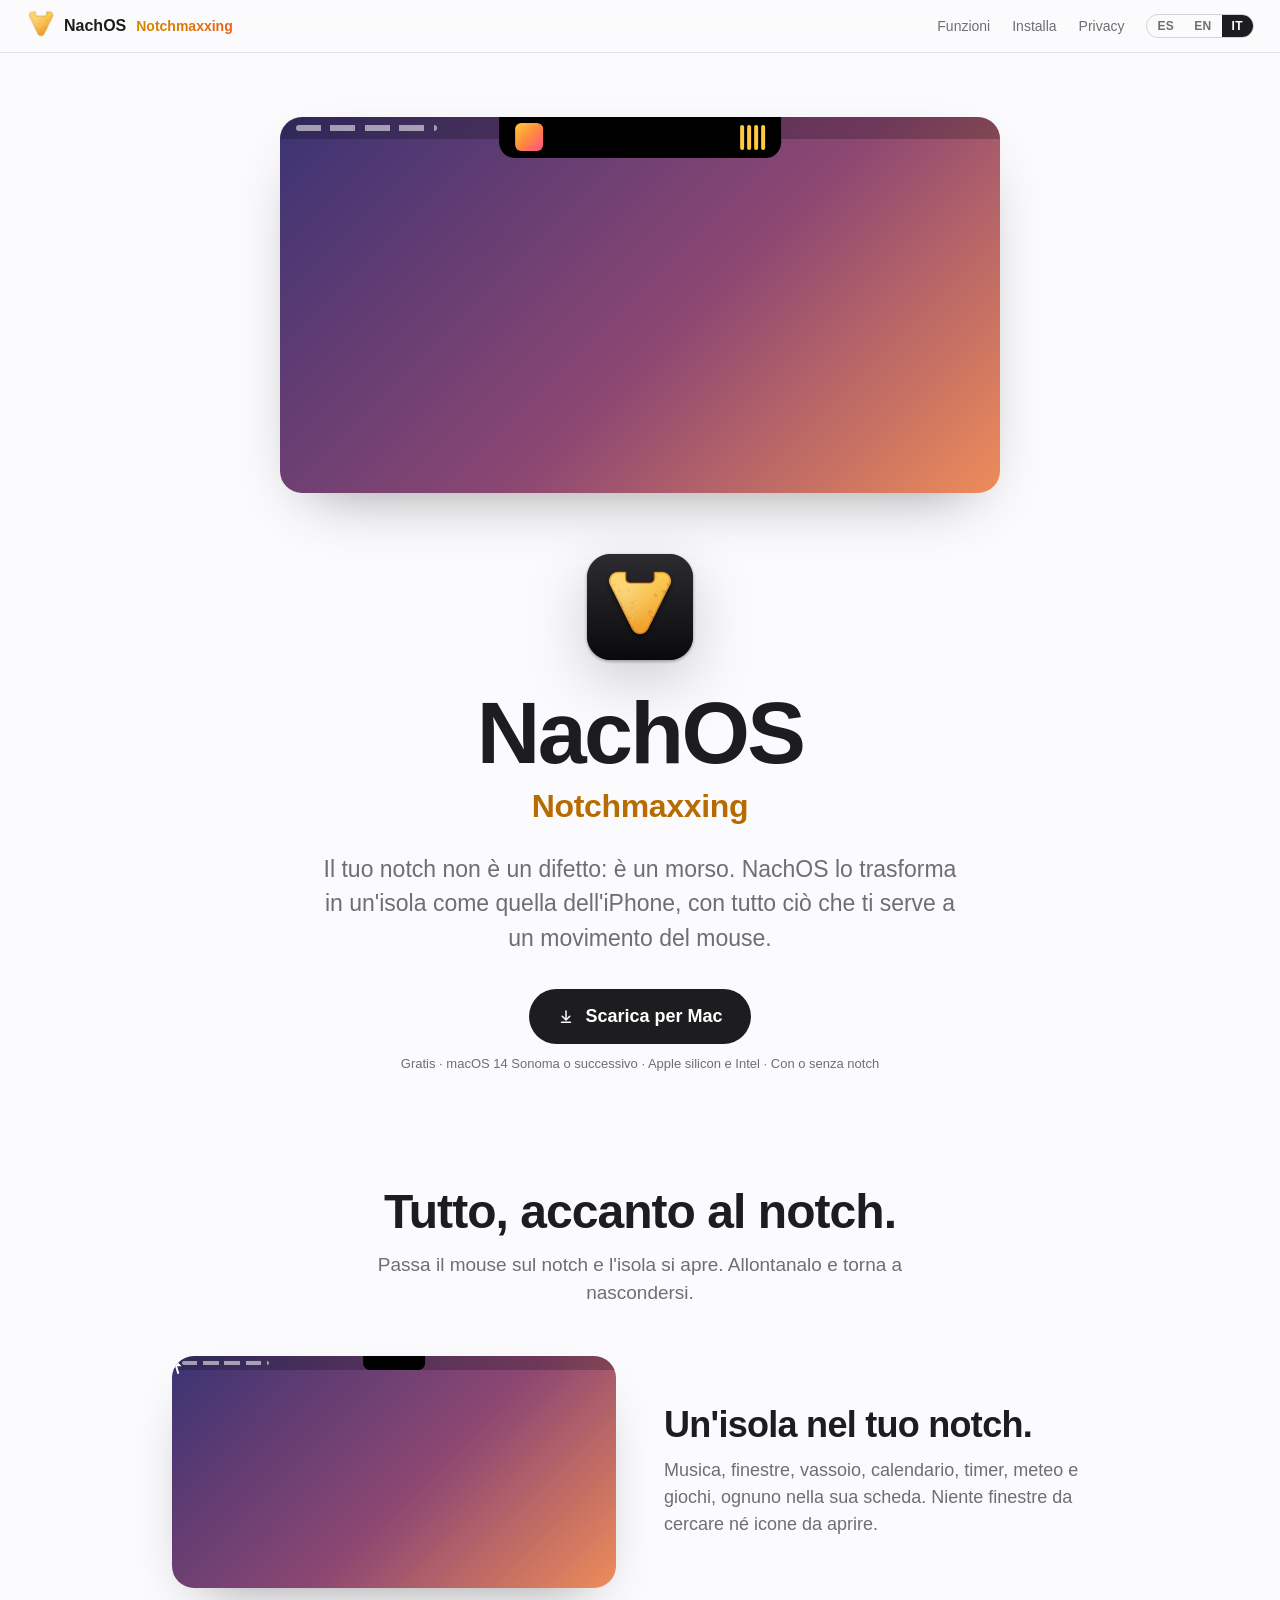
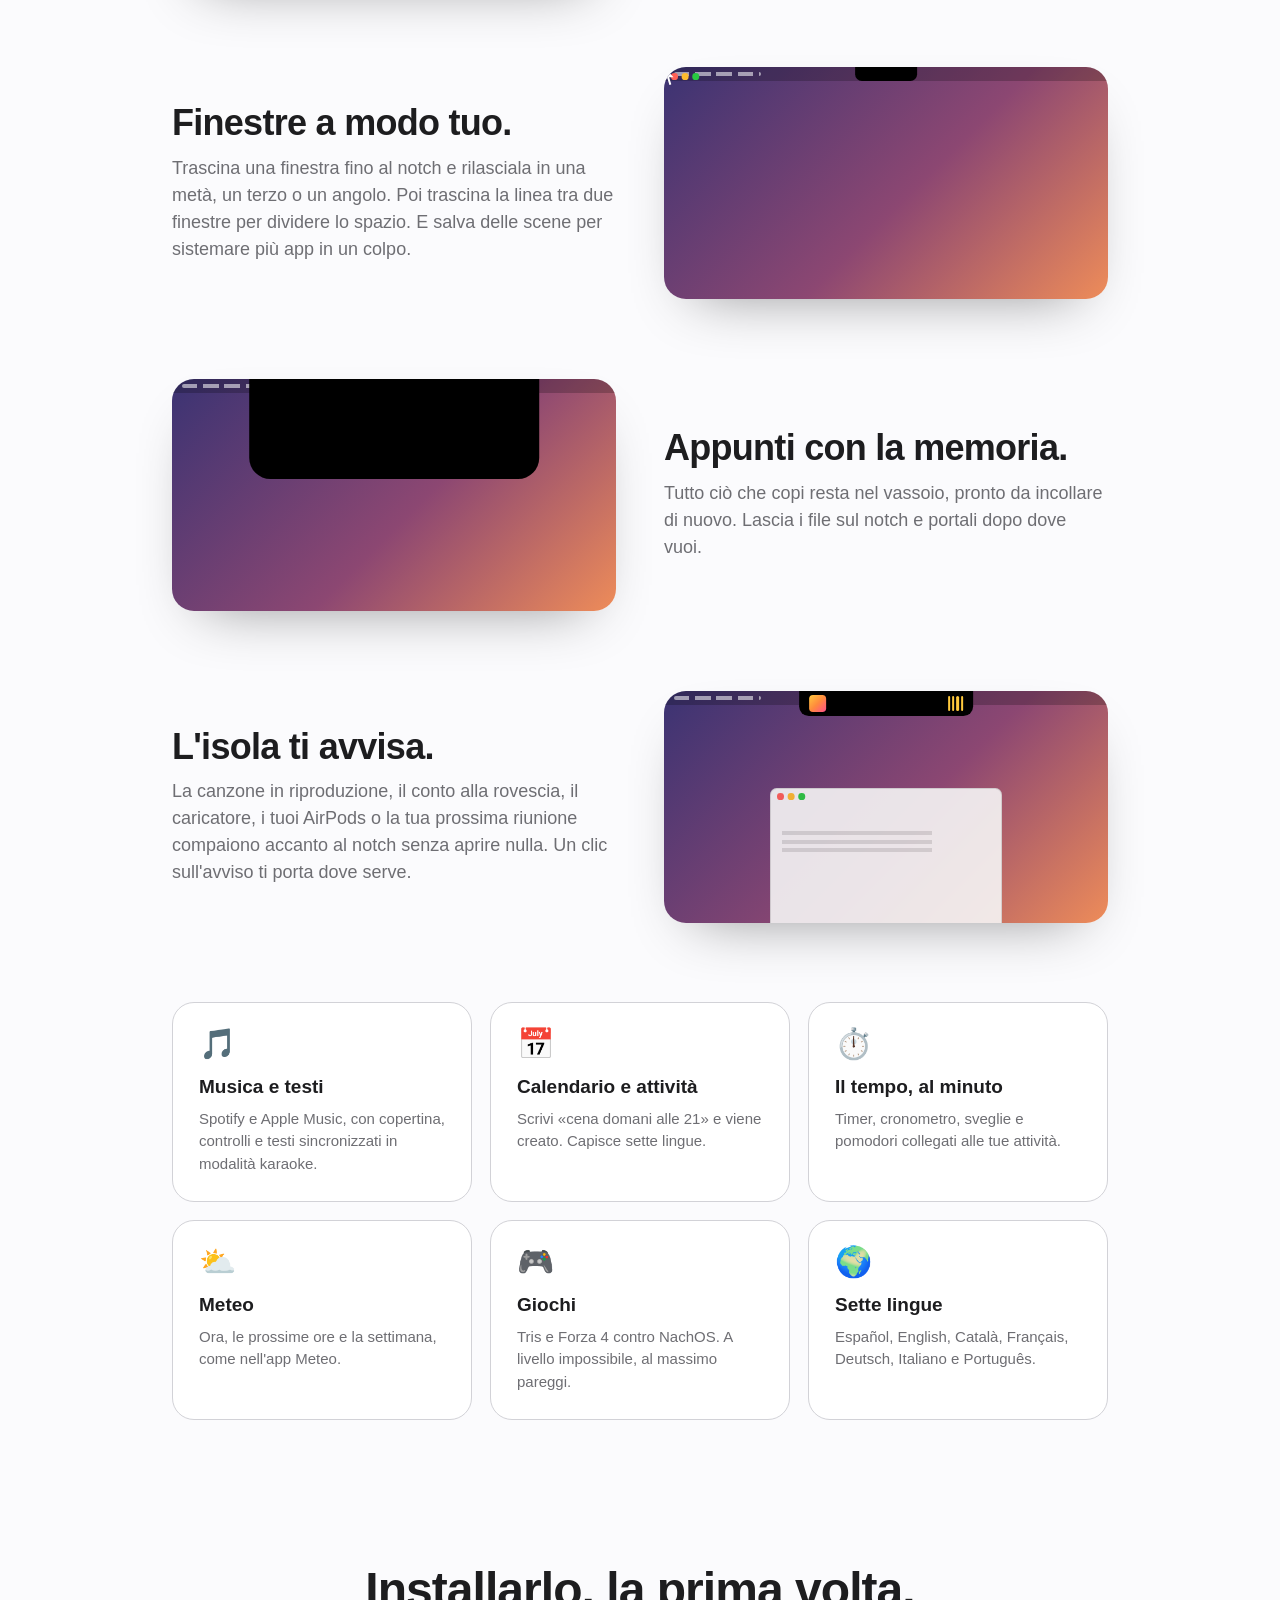
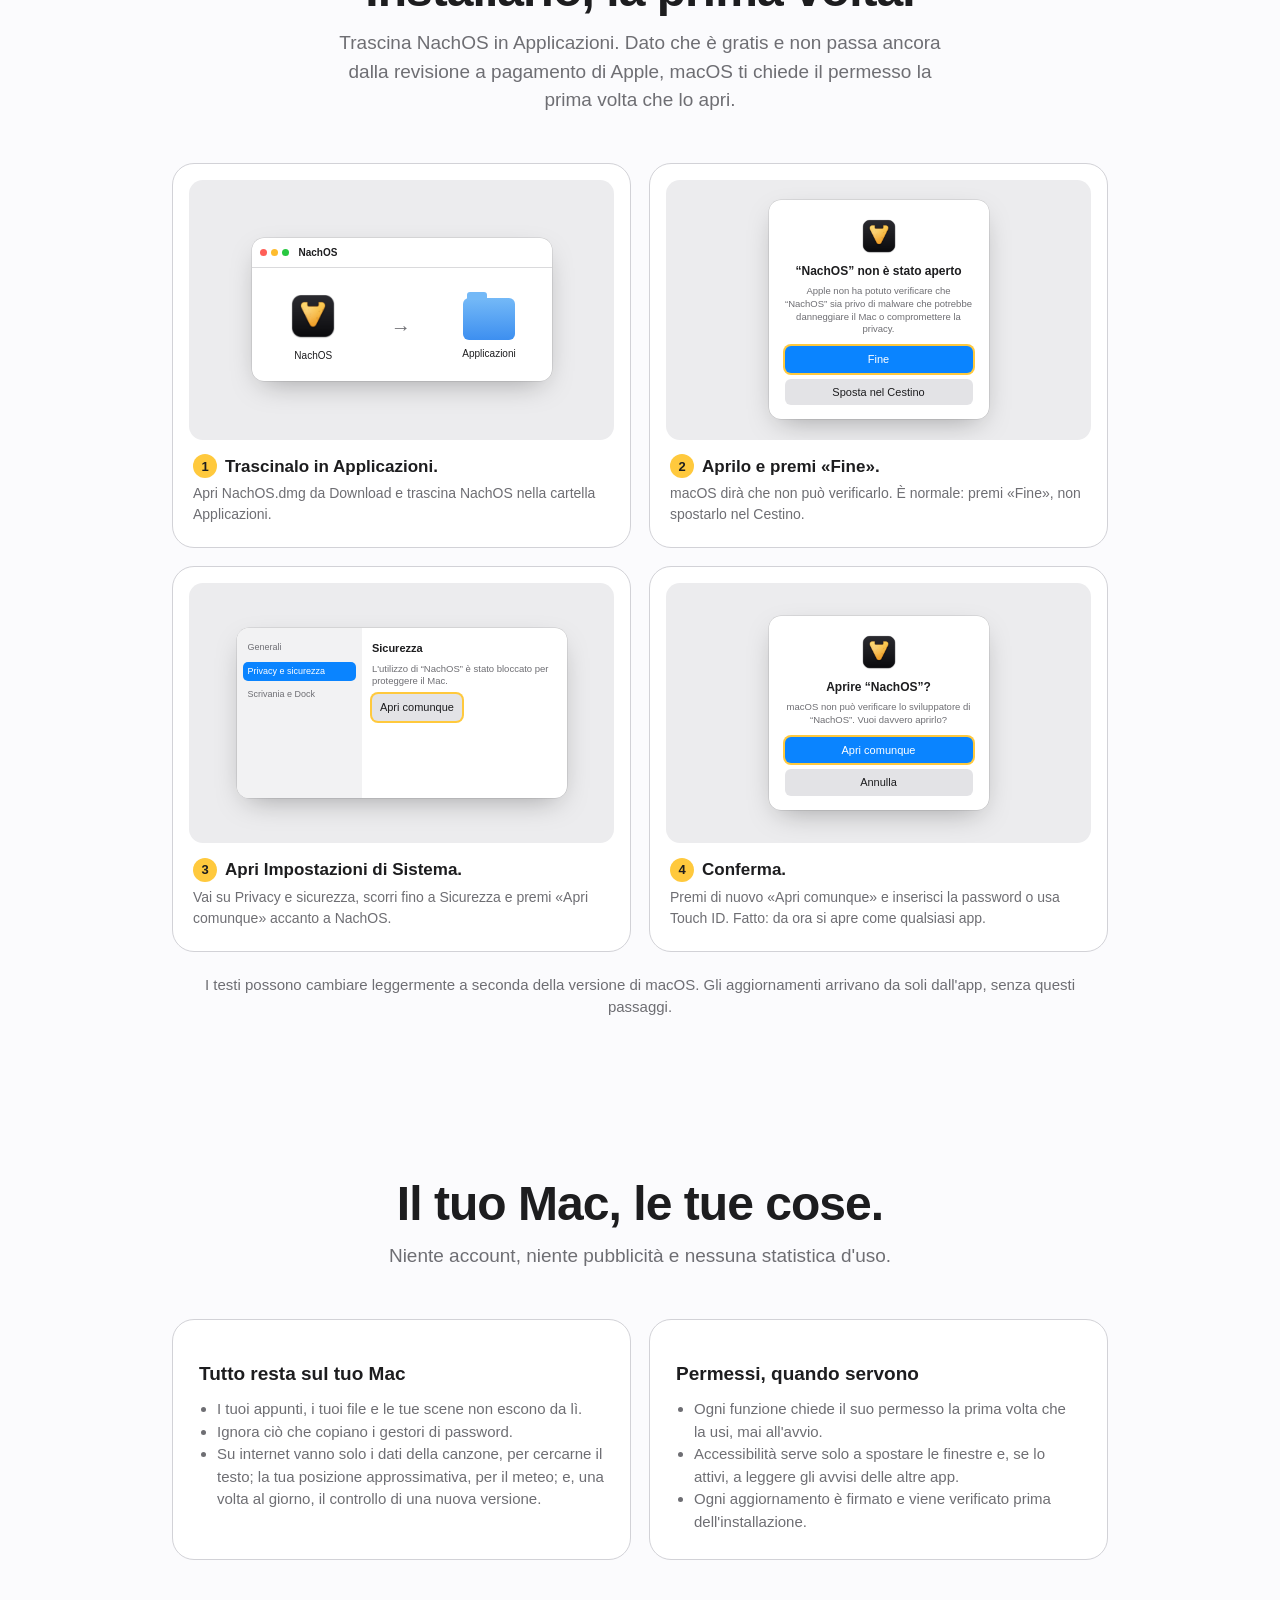
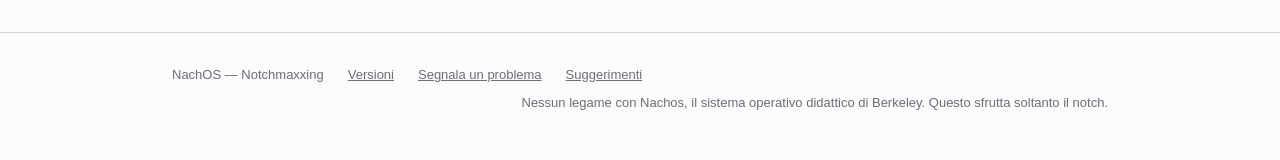
<file: it/index.html>
<!doctype html>
<!-- Generated by website/build.py: edit the template and texts there, not this file. -->
<html lang="it">
<head>
  <meta charset="utf-8">
  <meta name="viewport" content="width=device-width, initial-scale=1">
  <title>NachOS — Notchmaxxing</title>
  <meta name="description" content="NachOS trasforma il notch del tuo Mac in un'isola come quella dell'iPhone: musica, finestre, appunti, calendario, timer e avvisi. Gratis.">
  <link rel="icon" href="../assets/favicon.png">
  <link rel="alternate" hreflang="es" href="../">
  <link rel="alternate" hreflang="en" href="../en/">
  <link rel="alternate" hreflang="it" href="../it/">
  <meta property="og:title" content="NachOS — Notchmaxxing">
  <meta property="og:description" content="Il tuo notch non è un difetto: è un morso.">
  <meta property="og:image" content="../assets/icon.png">
  <link rel="stylesheet" href="../style.css">
</head>
<body>
  <header class="bar">
    <div class="wrap">
      <img src="../assets/nacho.png" alt="">
      <strong>NachOS</strong>
      <span class="slogan">Notchmaxxing</span>
      <nav>
        <a class="hide-small" href="#features">Funzioni</a>
        <a class="hide-small" href="#install">Installa</a>
        <a class="hide-small" href="#privacy">Privacy</a>
        <div class="langs"><a href="../" hreflang="es" lang="es">ES</a><a href="../en/" hreflang="en" lang="en">EN</a><a href="../it/" hreflang="it" lang="it" aria-current="page">IT</a></div>
      </nav>
    </div>
  </header>
  <!-- The notch of the page: once the opening has scrolled away, the island docks in the
       middle of the bar, as on a Mac's menu bar, and carries on with its notices. -->
  <div class="page-notch s-live" aria-hidden="true">
    <div class="isl">
              <div class="music"><div class="art"></div><div class="eq"><i></i><i></i><i></i><i></i></div></div>
              <div class="notice n-charge"><div class="battery"></div><div><strong>In carica</strong><small>54 %</small></div></div>
              <div class="notice n-pods"><svg class="ico" viewBox="0 0 24 24" fill="#fff" aria-hidden="true"><path d="M6.5 3a3.5 3.5 0 0 1 3.5 3.5V20a1.5 1.5 0 0 1-3 0v-7.1A3.5 3.5 0 0 1 6.5 3Zm11 0a3.5 3.5 0 0 1 .5 6.97V20a1.5 1.5 0 0 1-3 0V6.5A3.5 3.5 0 0 1 17.5 3Z"/></svg><div><strong>AirPods Pro</strong><small>Collegati</small></div></div>
              <div class="timer"><i></i>4:59</div>
              <div class="notice n-event"><svg class="ico" viewBox="0 0 24 24" fill="none" stroke="#ffc93d" stroke-width="2.2" aria-hidden="true"><rect x="3.5" y="5" width="17" height="15" rx="3"/><path d="M3.5 10h17M8 3v4M16 3v4" stroke-linecap="round"/></svg><div><strong>Riunione</strong><small>Tra 10 min</small></div></div>
            </div>
  </div>

  <main>
    <div class="wrap hero">
      <div class="hero-stage">
      <div class="stage s-live s-hero" role="img" aria-label="Il notch di un Mac trasformato in isola: mostra la musica, un avviso di ricarica e un timer">
            <div class="menubar"></div>
            
            <div class="isl">
              <div class="music"><div class="art"></div><div class="eq"><i></i><i></i><i></i><i></i></div></div>
              <div class="notice n-charge"><div class="battery"></div><div><strong>In carica</strong><small>54 %</small></div></div>
              <div class="notice n-pods"><svg class="ico" viewBox="0 0 24 24" fill="#fff" aria-hidden="true"><path d="M6.5 3a3.5 3.5 0 0 1 3.5 3.5V20a1.5 1.5 0 0 1-3 0v-7.1A3.5 3.5 0 0 1 6.5 3Zm11 0a3.5 3.5 0 0 1 .5 6.97V20a1.5 1.5 0 0 1-3 0V6.5A3.5 3.5 0 0 1 17.5 3Z"/></svg><div><strong>AirPods Pro</strong><small>Collegati</small></div></div>
              <div class="timer"><i></i>4:59</div>
              <div class="notice n-event"><svg class="ico" viewBox="0 0 24 24" fill="none" stroke="#ffc93d" stroke-width="2.2" aria-hidden="true"><rect x="3.5" y="5" width="17" height="15" rx="3"/><path d="M3.5 10h17M8 3v4M16 3v4" stroke-linecap="round"/></svg><div><strong>Riunione</strong><small>Tra 10 min</small></div></div>
            </div>
          </div>
      </div>
      <img class="icon" src="../assets/icon.png" alt="L'icona di NachOS: un nacho dorato a cui manca un morso a forma di notch">
      <h1>NachOS</h1>
      <p class="tagline">Notchmaxxing</p>
      <p class="lead">Il tuo notch non è un difetto: è un morso. NachOS lo trasforma in un'isola come quella dell'iPhone, con tutto ciò che ti serve a un movimento del mouse.</p>
      <div class="cta">
        <a class="button" href="https://github.com/oriol5000/nachos/releases/latest/download/NachOS.dmg" data-guide>
          <svg viewBox="0 0 24 24" fill="currentColor" aria-hidden="true"><path d="M12 3a1 1 0 0 1 1 1v9.59l3.3-3.3a1 1 0 1 1 1.4 1.42l-5 5a1 1 0 0 1-1.4 0l-5-5a1 1 0 1 1 1.4-1.42l3.3 3.3V4a1 1 0 0 1 1-1ZM5 19a1 1 0 0 1 1-1h12a1 1 0 1 1 0 2H6a1 1 0 0 1-1-1Z"/></svg>
          Scarica per Mac
        </a>
        <span class="fine">Gratis · macOS 14 Sonoma o successivo · Apple silicon e Intel · Con o senza notch</span>
      </div>
    </div>

    <section id="features">
      <div class="wrap">
        <h2 class="section-title">Tutto, accanto al notch.</h2>
        <p class="section-lead">Passa il mouse sul notch e l'isola si apre. Allontanalo e torna a nascondersi.</p>
        <div class="feature">
          <div class="media">
          <div class="stage s-island" role="img" aria-label="Il mouse si avvicina al notch e l'isola si apre con le sue schede">
            <div class="menubar"></div>
            <div class="isl"><div class="open"><div class="tabs"><i></i><i></i><i></i><i></i><i></i></div>
              <div class="row"><div class="art"></div><div class="lines"><b></b><b></b><b></b></div></div></div></div>
            <div class="cursor"></div>
          </div>
          </div>
          <div>
            <h3>Un'isola nel tuo notch.</h3>
            <p>Musica, finestre, vassoio, calendario, timer, meteo e giochi, ognuno nella sua scheda. Niente finestre da cercare né icone da aprire.</p>
          </div>
        </div>
        <div class="feature">
          <div class="media">
          <div class="stage s-windows" role="img" aria-label="Una finestra trascinata sul notch si sistema nella metà sinistra">
            <div class="menubar"></div>
            <div class="win other"></div>
            <div class="isl"><div class="layouts"><i></i><i></i><i></i><i></i></div></div>
            <div class="win main"></div>
            <div class="cursor"></div>
          </div>
          </div>
          <div>
            <h3>Finestre a modo tuo.</h3>
            <p>Trascina una finestra fino al notch e rilasciala in una metà, un terzo o un angolo. Poi trascina la linea tra due finestre per dividere lo spazio. E salva delle scene per sistemare più app in un colpo.</p>
          </div>
        </div>
        <div class="feature">
          <div class="media">
          <div class="stage s-clip" role="img" aria-label="Ciò che copi compare come schede nel vassoio dell'isola">
            <div class="menubar"></div>
            <div class="isl"><div class="cards"><div class="card-c"></div><div class="card-c"></div><div class="card-c"></div><div class="card-c"></div></div></div>
            <div class="keycap">⌘C</div>
            <div class="file"><div class="cursor"></div></div>
          </div>
          </div>
          <div>
            <h3>Appunti con la memoria.</h3>
            <p>Tutto ciò che copi resta nel vassoio, pronto da incollare di nuovo. Lascia i file sul notch e portali dopo dove vuoi.</p>
          </div>
        </div>
        <div class="feature">
          <div class="media">
          <div class="stage s-live" role="img" aria-label="Accanto al notch compaiono la musica, un avviso di ricarica e un timer">
            <div class="menubar"></div>
            <div class="win"></div>
            <div class="isl">
              <div class="music"><div class="art"></div><div class="eq"><i></i><i></i><i></i><i></i></div></div>
              <div class="notice n-charge"><div class="battery"></div><div><strong>In carica</strong><small>54 %</small></div></div>
              <div class="notice n-pods"><svg class="ico" viewBox="0 0 24 24" fill="#fff" aria-hidden="true"><path d="M6.5 3a3.5 3.5 0 0 1 3.5 3.5V20a1.5 1.5 0 0 1-3 0v-7.1A3.5 3.5 0 0 1 6.5 3Zm11 0a3.5 3.5 0 0 1 .5 6.97V20a1.5 1.5 0 0 1-3 0V6.5A3.5 3.5 0 0 1 17.5 3Z"/></svg><div><strong>AirPods Pro</strong><small>Collegati</small></div></div>
              <div class="timer"><i></i>4:59</div>
              <div class="notice n-event"><svg class="ico" viewBox="0 0 24 24" fill="none" stroke="#ffc93d" stroke-width="2.2" aria-hidden="true"><rect x="3.5" y="5" width="17" height="15" rx="3"/><path d="M3.5 10h17M8 3v4M16 3v4" stroke-linecap="round"/></svg><div><strong>Riunione</strong><small>Tra 10 min</small></div></div>
            </div>
          </div>
          </div>
          <div>
            <h3>L'isola ti avvisa.</h3>
            <p>La canzone in riproduzione, il conto alla rovescia, il caricatore, i tuoi AirPods o la tua prossima riunione compaiono accanto al notch senza aprire nulla. Un clic sull'avviso ti porta dove serve.</p>
          </div>
        </div>

        <div class="grid">
          <div class="card"><div class="emoji">🎵</div><h4>Musica e testi</h4><p>Spotify e Apple Music, con copertina, controlli e testi sincronizzati in modalità karaoke.</p></div>
          <div class="card"><div class="emoji">📅</div><h4>Calendario e attività</h4><p>Scrivi «cena domani alle 21» e viene creato. Capisce sette lingue.</p></div>
          <div class="card"><div class="emoji">⏱️</div><h4>Il tempo, al minuto</h4><p>Timer, cronometro, sveglie e pomodori collegati alle tue attività.</p></div>
          <div class="card"><div class="emoji">⛅️</div><h4>Meteo</h4><p>Ora, le prossime ore e la settimana, come nell'app Meteo.</p></div>
          <div class="card"><div class="emoji">🎮</div><h4>Giochi</h4><p>Tris e Forza 4 contro NachOS. A livello impossibile, al massimo pareggi.</p></div>
          <div class="card"><div class="emoji">🌍</div><h4>Sette lingue</h4><p>Español, English, Català, Français, Deutsch, Italiano e Português.</p></div>
        </div>
      </div>
    </section>

    <section id="install">
      <div class="wrap">
        <h2 class="section-title">Installarlo, la prima volta.</h2>
        <p class="section-lead">Trascina NachOS in Applicazioni. Dato che è gratis e non passa ancora dalla revisione a pagamento di Apple, macOS ti chiede il permesso la prima volta che lo apri.</p>
        <ol class="guide">
          <li>
            <div class="shot"><div class="mock mock-dmg" aria-hidden="true">
              <div class="mock-bar"><i></i><i></i><i></i><span>NachOS</span></div>
              <div class="dmg-row">
                <div class="dmg-item"><img src="../assets/icon.png" alt=""><span>NachOS</span></div>
                <div class="dmg-arrow">→</div>
                <div class="dmg-item"><div class="folder"></div><span>Applicazioni</span></div>
              </div>
            </div></div>
            <h4>Trascinalo in Applicazioni.</h4><p>Apri NachOS.dmg da Download e trascina NachOS nella cartella Applicazioni.</p>
          </li>
          <li>
            <div class="shot"><div class="mock mock-alert" aria-hidden="true">
              <img src="../assets/icon.png" alt="">
              <strong>“NachOS” non è stato aperto</strong><p>Apple non ha potuto verificare che “NachOS” sia privo di malware che potrebbe danneggiare il Mac o compromettere la privacy.</p>
              <span class="mbtn primary hl">Fine</span><span class="mbtn">Sposta nel Cestino</span>
            </div></div>
            <h4>Aprilo e premi «Fine».</h4><p>macOS dirà che non può verificarlo. È normale: premi «Fine», non spostarlo nel Cestino.</p>
          </li>
          <li>
            <div class="shot"><div class="mock mock-settings" aria-hidden="true">
              <div class="side"><span>Generali</span><span class="sel">Privacy e sicurezza</span><span>Scrivania e Dock</span></div>
              <div class="pane"><b>Sicurezza</b><p>L'utilizzo di “NachOS” è stato bloccato per proteggere il Mac.</p><span class="mbtn hl">Apri comunque</span></div>
            </div></div>
            <h4>Apri Impostazioni di Sistema.</h4><p>Vai su Privacy e sicurezza, scorri fino a Sicurezza e premi «Apri comunque» accanto a NachOS.</p>
          </li>
          <li>
            <div class="shot"><div class="mock mock-alert" aria-hidden="true">
              <img src="../assets/icon.png" alt="">
              <strong>Aprire “NachOS”?</strong><p>macOS non può verificare lo sviluppatore di “NachOS”. Vuoi davvero aprirlo?</p>
              <span class="mbtn primary hl">Apri comunque</span><span class="mbtn">Annulla</span>
            </div></div>
            <h4>Conferma.</h4><p>Premi di nuovo «Apri comunque» e inserisci la password o usa Touch ID. Fatto: da ora si apre come qualsiasi app.</p>
          </li>
        </ol>

        <p class="note">I testi possono cambiare leggermente a seconda della versione di macOS. Gli aggiornamenti arrivano da soli dall'app, senza questi passaggi.</p>
      </div>
    </section>

    <section id="privacy">
      <div class="wrap">
        <h2 class="section-title">Il tuo Mac, le tue cose.</h2>
        <p class="section-lead">Niente account, niente pubblicità e nessuna statistica d'uso.</p>
        <div class="split">
          <div class="card">
            <h4>Tutto resta sul tuo Mac</h4>
            <ul>
              <li>I tuoi appunti, i tuoi file e le tue scene non escono da lì.</li>
              <li>Ignora ciò che copiano i gestori di password.</li>
              <li>Su internet vanno solo i dati della canzone, per cercarne il testo; la tua posizione approssimativa, per il meteo; e, una volta al giorno, il controllo di una nuova versione.</li>
            </ul>
          </div>
          <div class="card">
            <h4>Permessi, quando servono</h4>
            <ul>
              <li>Ogni funzione chiede il suo permesso la prima volta che la usi, mai all'avvio.</li>
              <li>Accessibilità serve solo a spostare le finestre e, se lo attivi, a leggere gli avvisi delle altre app.</li>
              <li>Ogni aggiornamento è firmato e viene verificato prima dell'installazione.</li>
            </ul>
          </div>
        </div>
      </div>
    </section>
  </main>

  <footer>
    <div class="wrap">
      <span>NachOS — Notchmaxxing</span>
      <a href="https://github.com/oriol5000/nachos/releases">Versioni</a>
      <a href="https://github.com/oriol5000/nachos/issues">Segnala un problema</a>
      <a href="mailto:oriol5000@gmail.com?subject=Suggerimento%20per%20NachOS">Suggerimenti</a>
      <span class="right">Nessun legame con Nachos, il sistema operativo didattico di Berkeley. Questo sfrutta soltanto il notch.</span>
    </div>
  </footer>
  <dialog class="guide-dialog" id="guide" aria-labelledby="guide-title">
    <form method="dialog"><button class="close" aria-label="Chiudi">×</button></form>
    <h2 class="section-title" id="guide-title">Installare NachOS</h2>
    <p class="section-lead">Il download è partito. Dato che NachOS è gratis e non passa ancora dalla revisione a pagamento di Apple, la prima volta macOS ti chiede il permesso. Quattro passaggi, una volta sola.</p>
        <ol class="guide">
          <li>
            <div class="shot"><div class="mock mock-dmg" aria-hidden="true">
              <div class="mock-bar"><i></i><i></i><i></i><span>NachOS</span></div>
              <div class="dmg-row">
                <div class="dmg-item"><img src="../assets/icon.png" alt=""><span>NachOS</span></div>
                <div class="dmg-arrow">→</div>
                <div class="dmg-item"><div class="folder"></div><span>Applicazioni</span></div>
              </div>
            </div></div>
            <h4>Trascinalo in Applicazioni.</h4><p>Apri NachOS.dmg da Download e trascina NachOS nella cartella Applicazioni.</p>
          </li>
          <li>
            <div class="shot"><div class="mock mock-alert" aria-hidden="true">
              <img src="../assets/icon.png" alt="">
              <strong>“NachOS” non è stato aperto</strong><p>Apple non ha potuto verificare che “NachOS” sia privo di malware che potrebbe danneggiare il Mac o compromettere la privacy.</p>
              <span class="mbtn primary hl">Fine</span><span class="mbtn">Sposta nel Cestino</span>
            </div></div>
            <h4>Aprilo e premi «Fine».</h4><p>macOS dirà che non può verificarlo. È normale: premi «Fine», non spostarlo nel Cestino.</p>
          </li>
          <li>
            <div class="shot"><div class="mock mock-settings" aria-hidden="true">
              <div class="side"><span>Generali</span><span class="sel">Privacy e sicurezza</span><span>Scrivania e Dock</span></div>
              <div class="pane"><b>Sicurezza</b><p>L'utilizzo di “NachOS” è stato bloccato per proteggere il Mac.</p><span class="mbtn hl">Apri comunque</span></div>
            </div></div>
            <h4>Apri Impostazioni di Sistema.</h4><p>Vai su Privacy e sicurezza, scorri fino a Sicurezza e premi «Apri comunque» accanto a NachOS.</p>
          </li>
          <li>
            <div class="shot"><div class="mock mock-alert" aria-hidden="true">
              <img src="../assets/icon.png" alt="">
              <strong>Aprire “NachOS”?</strong><p>macOS non può verificare lo sviluppatore di “NachOS”. Vuoi davvero aprirlo?</p>
              <span class="mbtn primary hl">Apri comunque</span><span class="mbtn">Annulla</span>
            </div></div>
            <h4>Conferma.</h4><p>Premi di nuovo «Apri comunque» e inserisci la password o usa Touch ID. Fatto: da ora si apre come qualsiasi app.</p>
          </li>
        </ol>

    <p class="note">I testi possono cambiare leggermente a seconda della versione di macOS. Gli aggiornamenti arrivano da soli dall'app, senza questi passaggi.</p>
    <form method="dialog" class="guide-done"><button class="button">Ho capito</button></form>
  </dialog>
  <script>
    // Downloading opens the guide: the file still downloads, and the steps are right there.
    const guide = document.getElementById("guide");
    document.querySelectorAll("[data-guide]").forEach((link) => {
      link.addEventListener("click", () => setTimeout(() => guide.showModal(), 150));
    });
    guide.addEventListener("click", (event) => { if (event.target === guide) guide.close(); });

    // The page's notch shows only while the big one in the opening is out of sight.
    // Checked on scroll: one measurement, only when the page moves.
    const hero = document.querySelector(".hero-stage");
    const dock = () => document.body.classList.toggle("notch-docked", hero.getBoundingClientRect().bottom < 52);
    if (hero) {
      addEventListener("scroll", dock, { passive: true });
      addEventListener("resize", dock);
      dock();
    }
  </script>
</body>
</html>
</file>
<file: style.css>
/* NachOS — a single page in the spirit of Apple's product pages: lots of air, big type,
   the island in black, and the nacho's yellow as the only colour. */

:root {
  --bg: #fbfbfd;
  --surface: #ffffff;
  --text: #1d1d1f;
  --muted: #6e6e73;
  --line: #d2d2d7;
  --yellow: #ffc93d;
  --amber: #b86b00;
  --button: #1d1d1f;
  --button-text: #ffffff;
  --island: #000000;
  --radius: 22px;
  --bar: color-mix(in srgb, var(--bg) 78%, transparent);
  /* Deeper on a light page, where the island's light yellow would hardly show. */
  --slogan: linear-gradient(90deg, #d08a00, #e8611c);
}

@media (prefers-color-scheme: dark) {
  :root {
    --bg: #000000;
    --surface: #111113;
    --text: #f5f5f7;
    --muted: #a1a1a6;
    --line: #2c2c2e;
    --amber: #ffc93d;
    --button: #ffc93d;
    --button-text: #1d1d1f;
    --island: #1c1c1e;
    /* Like macOS's menu bar in dark mode: grey, so that the black notch stands out on it. */
    --bar: rgba(44, 44, 48, 0.82);
    --slogan: linear-gradient(90deg, #ffc93d, #ff9926);
  }
}

* { box-sizing: border-box; }

html { -webkit-text-size-adjust: 100%; }

body {
  margin: 0;
  background: var(--bg);
  color: var(--text);
  font-family: -apple-system, BlinkMacSystemFont, "SF Pro Text", "Helvetica Neue", Helvetica, Arial, sans-serif;
  font-size: 17px;
  line-height: 1.5;
  -webkit-font-smoothing: antialiased;
}

a { color: inherit; }

.wrap { max-width: 980px; margin: 0 auto; padding: 0 22px; }

/* Top bar */
.bar {
  position: sticky; top: 0; z-index: 10;
  backdrop-filter: saturate(180%) blur(20px);
  -webkit-backdrop-filter: saturate(180%) blur(20px);
  background: var(--bar);
  border-bottom: 1px solid color-mix(in srgb, var(--line) 60%, transparent);
}
.bar .wrap { display: flex; align-items: center; gap: 10px; height: 52px; font-size: 14px; max-width: none; padding: 0 26px; }
.bar img { width: 30px; height: 30px; margin-right: -2px; }
.bar strong { font-size: 16px; }
/* The same yellow-to-orange as "Notchmaxxing" beside the notch in the app's island. */
.bar .slogan {
  font-size: 14px; font-weight: 600;
  background: var(--slogan); -webkit-background-clip: text; background-clip: text; color: transparent;
}
.bar nav { margin-left: auto; display: flex; gap: 22px; align-items: center; }
.bar nav a { text-decoration: none; color: var(--muted); }
.bar nav a:hover { color: var(--text); }
.bar .lang { border: 1px solid var(--line); border-radius: 999px; padding: 2px 10px; }

/* Hero */
.hero { text-align: center; padding: 64px 0 40px; }
.hero-stage { width: min(720px, 100%); margin: 0 auto 48px; }
.s-hero { aspect-ratio: 460 / 190; box-shadow: 0 30px 80px -30px rgba(0, 0, 0, 0.45); }

.icon { width: 132px; height: 132px; margin-bottom: 8px; filter: drop-shadow(0 18px 30px rgba(0,0,0,.18)); }
h1 { font-size: clamp(48px, 9vw, 88px); line-height: 1.02; letter-spacing: -0.03em; margin: 0; }
.tagline { font-size: clamp(22px, 3.4vw, 32px); font-weight: 600; color: var(--amber); margin: 4px 0 0; letter-spacing: -0.01em; }
.lead { max-width: 640px; margin: 22px auto 0; font-size: clamp(19px, 2.4vw, 23px); color: var(--muted); }

.cta { margin-top: 34px; display: flex; flex-direction: column; align-items: center; gap: 10px; }
.button {
  display: inline-flex; align-items: center; gap: 10px;
  background: var(--button); color: var(--button-text);
  padding: 14px 28px; border-radius: 999px;
  font-size: 18px; font-weight: 600; text-decoration: none;
  transition: transform .2s ease, opacity .2s ease;
}
.button:hover { transform: scale(1.03); }
.button svg { width: 18px; height: 18px; }
.fine { font-size: 13px; color: var(--muted); }

/* Feature rows */
section { padding: 72px 0; }
.section-title { text-align: center; font-size: clamp(32px, 5vw, 48px); letter-spacing: -0.02em; line-height: 1.1; margin: 0 0 12px; }
.section-lead { text-align: center; color: var(--muted); font-size: 19px; margin: 0 auto 48px; max-width: 620px; }

.feature { display: grid; grid-template-columns: minmax(0, 1fr) minmax(0, 1fr); gap: 48px; align-items: center; margin: 0 0 80px; }
/* Without this, an image keeps its full width and pushes the text off the page. */
.feature > *, .grid > *, .steps > *, .split > * { min-width: 0; }
.feature:nth-child(even) .media { order: 2; }
.feature h3 { font-size: clamp(26px, 3.6vw, 36px); letter-spacing: -0.02em; line-height: 1.1; margin: 0 0 12px; }
.feature p { color: var(--muted); margin: 0; font-size: 18px; }
.media img { width: 100%; border-radius: var(--radius); display: block; box-shadow: 0 24px 60px -30px rgba(0,0,0,.4); }

.grid { display: grid; grid-template-columns: repeat(3, 1fr); gap: 18px; }
.card { background: var(--surface); border: 1px solid var(--line); border-radius: var(--radius); padding: 26px; }
.card .emoji { font-size: 30px; line-height: 1; }
.card h4 { margin: 14px 0 6px; font-size: 19px; }
.card p { margin: 0; color: var(--muted); font-size: 15px; }

/* First launch */
.steps { counter-reset: step; display: grid; grid-template-columns: repeat(3, 1fr); gap: 18px; list-style: none; padding: 0; margin: 0; }
.steps li { background: var(--surface); border: 1px solid var(--line); border-radius: var(--radius); padding: 26px; }
.steps li::before {
  counter-increment: step; content: counter(step);
  display: inline-grid; place-items: center; width: 34px; height: 34px; border-radius: 50%;
  background: var(--yellow); color: #1d1d1f; font-weight: 700; margin-bottom: 12px;
}
.steps strong { display: block; margin-bottom: 4px; }
.steps span { color: var(--muted); font-size: 15px; }
.note { text-align: center; color: var(--muted); font-size: 15px; margin-top: 22px; }

.split { display: grid; grid-template-columns: 1fr 1fr; gap: 18px; }
.split .card ul { margin: 10px 0 0; padding-left: 18px; color: var(--muted); font-size: 15px; }

footer { border-top: 1px solid var(--line); padding: 32px 0 48px; color: var(--muted); font-size: 13px; }
footer .wrap { display: flex; flex-wrap: wrap; gap: 8px 24px; align-items: center; }
footer .right { margin-left: auto; }

/* Where the menu would reach the notch, only the language switcher stays. */
@media (max-width: 1080px) {
  .bar nav .hide-small { display: none; }
}

@media (max-width: 760px) {
  /* Narrower than this, the docked notch would reach it. */
  .bar .slogan { display: none; }
  .feature { grid-template-columns: 1fr; gap: 22px; margin-bottom: 56px; }
  .feature:nth-child(even) .media { order: 0; }
  .grid, .steps, .split { grid-template-columns: 1fr; }
  section { padding: 52px 0; }
  footer .right { margin-left: 0; }
}


/* ───────────── Scenes ─────────────
   The welcome tour's animations, drawn by the browser so they run at the screen's own rate.
   Each stage is 460 × 240 units; --u is one unit at whatever size the stage is shown. */

.stage {
  container-type: inline-size;
  position: relative; width: 100%; aspect-ratio: 460 / 240; overflow: hidden;
  border-radius: var(--radius);
  background: linear-gradient(135deg, #3b3373 0%, #8c4772 55%, #ee8c59 100%);
  box-shadow: 0 24px 60px -30px rgba(0,0,0,.45);
  --u: calc(100cqw / 460);
}
.stage > * { position: absolute; }
.stage .menubar { inset: 0 0 auto 0; height: calc(var(--u) * 14); background: rgba(0,0,0,.22); }
.stage .menubar::before {
  content: ""; position: absolute; left: calc(var(--u) * 10); top: calc(var(--u) * 5);
  width: calc(var(--u) * 90); height: calc(var(--u) * 4); border-radius: 9px;
  background: repeating-linear-gradient(90deg, rgba(255,255,255,.55) 0 calc(var(--u) * 16), transparent 0 calc(var(--u) * 22));
}
.stage .isl {
  left: 50%; top: 0; transform: translateX(-50%);
  background: #000; overflow: hidden;
  width: calc(var(--u) * 64); height: calc(var(--u) * 14); border-radius: 0 0 calc(var(--u) * 7) calc(var(--u) * 7);
}
.stage .cursor {
  width: calc(var(--u) * 13); height: calc(var(--u) * 19); left: 0; top: 0;
  background: #fff;
  clip-path: polygon(0 0, 0 78%, 26% 60%, 44% 100%, 58% 94%, 41% 56%, 76% 56%);
  filter: drop-shadow(0 1px 1px rgba(0,0,0,.5));
}
.stage .win {
  background: #f5f5f5; border-radius: calc(var(--u) * 7);
  box-shadow: inset 0 0 0 1px rgba(0,0,0,.12);
}
.stage .win::before {
  content: ""; position: absolute; left: calc(var(--u) * 7); top: calc(var(--u) * 6);
  width: calc(var(--u) * 7); height: calc(var(--u) * 7); border-radius: 50%;
  background: #ff5f57; box-shadow: calc(var(--u) * 11) 0 #febc2e, calc(var(--u) * 22) 0 #28c840;
}
.stage .win::after {
  content: ""; position: absolute; left: calc(var(--u) * 12); right: 30%; top: 30%; height: calc(var(--u) * 24);
  background: repeating-linear-gradient(180deg, rgba(0,0,0,.12) 0 calc(var(--u) * 4), transparent 0 calc(var(--u) * 9));
}
.stage .art {
  border-radius: 22%;
  background: linear-gradient(135deg, var(--yellow), #ff8a3d, #ff4f8b);
}

/* 1 · The island opens */
.s-island .isl { animation: s1-isl 6.5s cubic-bezier(.32, 1.25, .5, 1) infinite; }
.s-island .open { position: absolute; inset: 0; padding: calc(var(--u) * 20) calc(var(--u) * 18) 0; opacity: 0; animation: s1-open 6.5s ease infinite; }
.s-island .tabs { display: flex; gap: calc(var(--u) * 10); }
.s-island .tabs i { width: calc(var(--u) * 10); height: calc(var(--u) * 10); border-radius: calc(var(--u) * 3); background: rgba(255,255,255,.55); }
.s-island .tabs i:first-child { background: var(--yellow); animation: s1-tab1 6.5s steps(1) infinite; }
.s-island .tabs i:nth-child(2) { animation: s1-tab2 6.5s steps(1) infinite; }
.s-island .row { display: flex; gap: calc(var(--u) * 10); margin-top: calc(var(--u) * 12); }
.s-island .row .art { width: calc(var(--u) * 42); height: calc(var(--u) * 42); }
.s-island .lines { display: grid; gap: calc(var(--u) * 6); align-content: center; }
.s-island .lines b { display: block; height: calc(var(--u) * 6); border-radius: 9px; background: rgba(255,255,255,.9); width: calc(var(--u) * 90); }
.s-island .lines b:nth-child(2) { background: rgba(255,255,255,.45); width: calc(var(--u) * 60); }
.s-island .lines b:nth-child(3) { height: calc(var(--u) * 3); width: calc(var(--u) * 150); background: linear-gradient(90deg, var(--yellow) 46%, rgba(255,255,255,.2) 0); }
.s-island .cursor { animation: s1-cursor 6.5s ease-in-out infinite; }
@keyframes s1-isl {
  0%, 24% { width: calc(var(--u) * 64); height: calc(var(--u) * 14); border-radius: 0 0 calc(var(--u) * 7) calc(var(--u) * 7); }
  31%, 80% { width: calc(var(--u) * 270); height: calc(var(--u) * 112); border-radius: 0 0 calc(var(--u) * 22) calc(var(--u) * 22); }
  88%, 100% { width: calc(var(--u) * 64); height: calc(var(--u) * 14); border-radius: 0 0 calc(var(--u) * 7) calc(var(--u) * 7); }
}
@keyframes s1-open { 0%, 28% { opacity: 0; } 34%, 78% { opacity: 1; } 84%, 100% { opacity: 0; } }
@keyframes s1-tab1 { 0% { background: var(--yellow); } 52% { background: rgba(255,255,255,.55); } 84% { background: var(--yellow); } }
@keyframes s1-tab2 { 0% { background: rgba(255,255,255,.55); } 52% { background: var(--yellow); } 84% { background: rgba(255,255,255,.55); } }
@keyframes s1-cursor {
  0%, 8% { transform: translate(calc(var(--u) * 360), calc(var(--u) * 190)); }
  24%, 40% { transform: translate(calc(var(--u) * 236), calc(var(--u) * 6)); }
  50%, 76% { transform: translate(calc(var(--u) * 186), calc(var(--u) * 24)); }
  90%, 100% { transform: translate(calc(var(--u) * 360), calc(var(--u) * 190)); }
}

/* 2 · A window dragged to the notch */
.s-windows .isl { animation: s2-isl 7s cubic-bezier(.32, 1.2, .5, 1) infinite; }
.s-windows .layouts { position: absolute; left: 50%; top: calc(var(--u) * 18); transform: translateX(-50%); display: flex; gap: calc(var(--u) * 8); opacity: 0; animation: s2-layouts 7s ease infinite; }
.s-windows .layouts i { width: calc(var(--u) * 44); height: calc(var(--u) * 30); border-radius: calc(var(--u) * 5); background: rgba(255,255,255,.08); position: relative; }
.s-windows .layouts i::before, .s-windows .layouts i::after { content: ""; position: absolute; top: calc(var(--u) * 3); bottom: calc(var(--u) * 3); border-radius: calc(var(--u) * 2); background: rgba(255,255,255,.35); }
.s-windows .layouts i::before { left: calc(var(--u) * 3); right: 52%; }
.s-windows .layouts i::after { left: 52%; right: calc(var(--u) * 3); }
.s-windows .layouts i:first-child::before { background: var(--yellow); }
.s-windows .main { animation: s2-main 7s cubic-bezier(.4, 0, .2, 1) infinite; }
.s-windows .other { left: calc(var(--u) * 233); top: calc(var(--u) * 20); width: calc(var(--u) * 221); height: calc(var(--u) * 214); opacity: 0; animation: s2-other 7s ease infinite; }
.s-windows .cursor { animation: s2-cursor 7s cubic-bezier(.4, 0, .2, 1) infinite; }
@keyframes s2-isl {
  0%, 30% { width: calc(var(--u) * 64); height: calc(var(--u) * 14); border-radius: 0 0 calc(var(--u) * 7) calc(var(--u) * 7); }
  36%, 56% { width: calc(var(--u) * 230); height: calc(var(--u) * 62); border-radius: 0 0 calc(var(--u) * 16) calc(var(--u) * 16); }
  62%, 100% { width: calc(var(--u) * 64); height: calc(var(--u) * 14); border-radius: 0 0 calc(var(--u) * 7) calc(var(--u) * 7); }
}
@keyframes s2-layouts { 0%, 34% { opacity: 0; } 39%, 55% { opacity: 1; } 59%, 100% { opacity: 0; } }
@keyframes s2-main {
  0%, 8% { left: calc(var(--u) * 140); top: calc(var(--u) * 100); width: calc(var(--u) * 180); height: calc(var(--u) * 116); }
  30% { left: calc(var(--u) * 170); top: calc(var(--u) * 56); width: calc(var(--u) * 120); height: calc(var(--u) * 78); }
  36%, 56% { left: calc(var(--u) * 180); top: calc(var(--u) * 74); width: calc(var(--u) * 100); height: calc(var(--u) * 64); }
  64%, 90% { left: calc(var(--u) * 6); top: calc(var(--u) * 20); width: calc(var(--u) * 221); height: calc(var(--u) * 214); }
  100% { left: calc(var(--u) * 140); top: calc(var(--u) * 100); width: calc(var(--u) * 180); height: calc(var(--u) * 116); }
}
@keyframes s2-other { 0%, 60% { opacity: 0; } 66%, 90% { opacity: 1; } 96%, 100% { opacity: 0; } }
@keyframes s2-cursor {
  0%, 8% { transform: translate(calc(var(--u) * 236), calc(var(--u) * 104)); opacity: 1; }
  30% { transform: translate(calc(var(--u) * 236), calc(var(--u) * 60)); }
  36%, 56% { transform: translate(calc(var(--u) * 158), calc(var(--u) * 38)); opacity: 1; }
  62%, 92% { opacity: 0; }
  100% { transform: translate(calc(var(--u) * 236), calc(var(--u) * 104)); opacity: 1; }
}

/* 3 · Clipboard and tray */
.s-clip .isl { width: calc(var(--u) * 300); height: calc(var(--u) * 104); border-radius: 0 0 calc(var(--u) * 22) calc(var(--u) * 22); }
.s-clip .cards { position: absolute; left: calc(var(--u) * 16); top: calc(var(--u) * 26); display: flex; gap: calc(var(--u) * 8); }
.s-clip .card-c { width: calc(var(--u) * 54); height: calc(var(--u) * 62); border-radius: calc(var(--u) * 8); background: rgba(255,255,255,.1); opacity: 0; transform: scale(.4); }
.s-clip .card-c:nth-child(1) { animation: s3-c1 8s cubic-bezier(.3, 1.5, .5, 1) infinite; }
.s-clip .card-c:nth-child(2) { animation: s3-c2 8s cubic-bezier(.3, 1.5, .5, 1) infinite; background: linear-gradient(180deg, #46c6d8, #2f7cf6); }
.s-clip .card-c:nth-child(3) { animation: s3-c3 8s cubic-bezier(.3, 1.5, .5, 1) infinite; }
.s-clip .card-c:nth-child(4) { animation: s3-c4 8s cubic-bezier(.3, 1.5, .5, 1) infinite; }
.s-clip .card-c:nth-child(1)::before { content: "Aa"; position: absolute; left: calc(var(--u) * 7); top: calc(var(--u) * 6); color: var(--yellow); font: 700 calc(var(--u) * 11)/1 -apple-system, sans-serif; }
.s-clip .card-c:nth-child(3)::before { content: "🔗"; position: absolute; inset: 0; display: grid; place-items: center; font-size: calc(var(--u) * 16); filter: grayscale(1) brightness(2); }
.s-clip .card-c:nth-child(4)::before, .s-clip .file::before { content: ""; position: absolute; left: 32%; top: 28%; width: 36%; height: 44%; background: #fff; border-radius: calc(var(--u) * 2); clip-path: polygon(0 0, 66% 0, 100% 30%, 100% 100%, 0 100%); }
.s-clip .keycap { left: 50%; top: calc(var(--u) * 170); transform: translateX(-50%) scale(.6); padding: calc(var(--u) * 5) calc(var(--u) * 10); background: #fff; border-radius: calc(var(--u) * 7); color: #222; font: 700 calc(var(--u) * 15)/1 -apple-system, sans-serif; opacity: 0; animation: s3-key 8s ease infinite; }
.s-clip .file { width: calc(var(--u) * 40); height: calc(var(--u) * 40); opacity: 0; animation: s3-file 8s cubic-bezier(.4, 0, .2, 1) infinite; }
.s-clip .file .cursor { left: calc(var(--u) * 20); top: calc(var(--u) * 20); }
@keyframes s3-c1 { 0%, 8% { opacity: 0; transform: scale(.4); } 13%, 92% { opacity: 1; transform: scale(1); } 97%, 100% { opacity: 0; transform: scale(.8); } }
@keyframes s3-c2 { 0%, 24% { opacity: 0; transform: scale(.4); } 29%, 92% { opacity: 1; transform: scale(1); } 97%, 100% { opacity: 0; transform: scale(.8); } }
@keyframes s3-c3 { 0%, 40% { opacity: 0; transform: scale(.4); } 45%, 92% { opacity: 1; transform: scale(1); } 97%, 100% { opacity: 0; transform: scale(.8); } }
@keyframes s3-c4 { 0%, 70% { opacity: 0; transform: scale(.4); } 75%, 92% { opacity: 1; transform: scale(1); } 97%, 100% { opacity: 0; transform: scale(.8); } }
@keyframes s3-key {
  0%, 6%, 17%, 22%, 33%, 38%, 49%, 100% { opacity: 0; transform: translateX(-50%) scale(.6); }
  9%, 14%, 25%, 30%, 41%, 46% { opacity: 1; transform: translateX(-50%) scale(1); }
}
@keyframes s3-file {
  0%, 54% { opacity: 0; transform: translate(calc(var(--u) * 340), calc(var(--u) * 170)); }
  57% { opacity: 1; transform: translate(calc(var(--u) * 340), calc(var(--u) * 170)); }
  69% { opacity: 1; transform: translate(calc(var(--u) * 268), calc(var(--u) * 36)); }
  73%, 100% { opacity: 0; transform: translate(calc(var(--u) * 268), calc(var(--u) * 36)); }
}

/* 4 · Live activities and notices: a closer look at the notch */
.s-live .isl {
  width: calc(var(--u) * 180); height: calc(var(--u) * 26); border-radius: 0 0 calc(var(--u) * 10) calc(var(--u) * 10);
  animation: s4-isl 15s cubic-bezier(.32, 1.25, .5, 1) infinite;
}
.s-live .win { left: calc(var(--u) * 110); top: calc(var(--u) * 100); width: calc(var(--u) * 240); height: calc(var(--u) * 150); opacity: .9; }
.s-live .music, .s-live .notice, .s-live .timer { position: absolute; inset: 0; display: flex; align-items: center; padding: 0 calc(var(--u) * 10); }
.s-live .music { justify-content: space-between; animation: s4-music 15s ease infinite; }
.s-live .music .art { width: calc(var(--u) * 18); height: calc(var(--u) * 18); }
.s-live .eq { display: flex; gap: calc(var(--u) * 2); align-items: center; height: calc(var(--u) * 16); }
.s-live .eq i { width: calc(var(--u) * 2.5); height: 100%; border-radius: 9px; background: var(--yellow); animation: s4-eq .9s ease-in-out infinite alternate; }
.s-live .eq i:nth-child(2) { animation-delay: -.3s; }
.s-live .eq i:nth-child(3) { animation-delay: -.6s; }
.s-live .eq i:nth-child(4) { animation-delay: -.15s; }
.s-live .notice { align-items: flex-end; padding: 0 calc(var(--u) * 18) calc(var(--u) * 10); gap: calc(var(--u) * 10); opacity: 0; }
.s-live .n-charge { animation: s4-charge 15s ease infinite; }
.s-live .n-pods { animation: s4-pods 15s ease infinite; }
.s-live .n-event { animation: s4-event 15s ease infinite; }
.s-live .ico { width: calc(var(--u) * 24); height: calc(var(--u) * 24); flex: none; margin-bottom: calc(var(--u) * 2); }
.s-live .n-pods small { color: rgba(255,255,255,.6); }
.s-live .n-event small { color: var(--yellow); }
.s-live .battery { width: calc(var(--u) * 26); height: calc(var(--u) * 13); border: calc(var(--u) * 2) solid #4cd964; border-radius: calc(var(--u) * 4); position: relative; margin-bottom: calc(var(--u) * 6); }
.s-live .battery::before { content: ""; position: absolute; inset: calc(var(--u) * 1.5); right: 45%; background: #4cd964; border-radius: calc(var(--u) * 1.5); }
.s-live .battery::after { content: ""; position: absolute; right: calc(var(--u) * -5); top: 25%; height: 50%; width: calc(var(--u) * 2); background: #4cd964; border-radius: 0 9px 9px 0; }
.s-live .notice strong { display: block; color: #fff; font: 600 calc(var(--u) * 13)/1.25 -apple-system, sans-serif; }
.s-live .notice small { display: block; color: #4cd964; font: 500 calc(var(--u) * 12)/1.25 -apple-system, sans-serif; }
.s-live .timer { justify-content: space-between; color: var(--yellow); font: 600 calc(var(--u) * 14)/1 -apple-system, sans-serif; font-variant-numeric: tabular-nums; opacity: 0; animation: s4-timer 15s ease infinite; }
.s-live .timer i { width: calc(var(--u) * 13); height: calc(var(--u) * 13); border: calc(var(--u) * 2) solid var(--yellow); border-radius: 50%; }
@keyframes s4-isl {
  0%, 11% { width: calc(var(--u) * 180); height: calc(var(--u) * 26); border-radius: 0 0 calc(var(--u) * 10) calc(var(--u) * 10); }
  15%, 27% { width: calc(var(--u) * 230); height: calc(var(--u) * 72); border-radius: 0 0 calc(var(--u) * 24) calc(var(--u) * 24); }
  31%, 39% { width: calc(var(--u) * 180); height: calc(var(--u) * 26); border-radius: 0 0 calc(var(--u) * 10) calc(var(--u) * 10); }
  43%, 55% { width: calc(var(--u) * 230); height: calc(var(--u) * 72); border-radius: 0 0 calc(var(--u) * 24) calc(var(--u) * 24); }
  59%, 69% { width: calc(var(--u) * 206); height: calc(var(--u) * 26); border-radius: 0 0 calc(var(--u) * 10) calc(var(--u) * 10); }
  73%, 85% { width: calc(var(--u) * 230); height: calc(var(--u) * 72); border-radius: 0 0 calc(var(--u) * 24) calc(var(--u) * 24); }
  89%, 100% { width: calc(var(--u) * 180); height: calc(var(--u) * 26); border-radius: 0 0 calc(var(--u) * 10) calc(var(--u) * 10); }
}
@keyframes s4-music { 0%, 11% { opacity: 1; } 13%, 30% { opacity: 0; } 32%, 39% { opacity: 1; } 41%, 89% { opacity: 0; } 91%, 100% { opacity: 1; } }
@keyframes s4-charge { 0%, 16% { opacity: 0; } 19%, 26% { opacity: 1; } 29%, 100% { opacity: 0; } }
@keyframes s4-pods { 0%, 44% { opacity: 0; } 47%, 54% { opacity: 1; } 57%, 100% { opacity: 0; } }
@keyframes s4-timer { 0%, 59% { opacity: 0; } 62%, 68% { opacity: 1; } 71%, 100% { opacity: 0; } }
@keyframes s4-event { 0%, 74% { opacity: 0; } 77%, 84% { opacity: 1; } 87%, 100% { opacity: 0; } }
@keyframes s4-eq { from { transform: scaleY(.35); } to { transform: scaleY(1); } }

@media (prefers-reduced-motion: reduce) {
  .stage *, .stage *::before { animation: none !important; }
  .s-island .isl { width: calc(var(--u) * 270); height: calc(var(--u) * 112); border-radius: 0 0 calc(var(--u) * 22) calc(var(--u) * 22); }
  .s-island .open, .s-clip .card-c, .s-live .music { opacity: 1; transform: none; }
}
.s-clip .card-c { position: relative; }

/* Language switcher */
.langs { display: flex; border: 1px solid var(--line); border-radius: 999px; overflow: hidden; }
.langs a { padding: 2px 10px; text-decoration: none; color: var(--muted); font-size: 12px; font-weight: 600; letter-spacing: .03em; }
.langs a[aria-current="page"] { background: var(--text); color: var(--bg); }
.langs a:not([aria-current]):hover { color: var(--text); }

/* The page's notch: hangs from the top of the window, in the middle of the bar. */
.page-notch {
  position: fixed; top: 0; left: 50%; z-index: 20;
  --u: 1.15px;
  transform: translate(-50%, -110%); opacity: 0;
  transition: transform .55s cubic-bezier(.32, 1.25, .5, 1), opacity .25s ease;
  pointer-events: none;
}
.notch-docked .page-notch { transform: translate(-50%, 0); opacity: 1; }
.page-notch .isl {
  position: relative; background: #000; overflow: hidden;
  box-shadow: 0 10px 30px -12px rgba(0, 0, 0, .55);
}
.page-notch .art { border-radius: 22%; background: linear-gradient(135deg, var(--yellow), #ff8a3d, #ff4f8b); }
/* On a phone the bar is narrow: a smaller notch, just the nacho beside it, a tighter switcher. */
@media (max-width: 520px) {
  .page-notch { --u: .72px; }
  .bar strong { transition: opacity .2s ease; }
  .notch-docked .bar strong { opacity: 0; }
  .langs a { padding: 2px 7px; }
}

/* ───────────── Install guide ─────────────
   Replicas of what macOS shows on the first launch, with the button to press marked in yellow. */
:root { --mock-bg: #ececee; --mock-window: #ffffff; --mock-text: #1d1d1f; --mock-muted: #6e6e73; --mock-button: #e3e3e6; --mock-blue: #0a84ff; }
@media (prefers-color-scheme: dark) {
  :root { --mock-bg: #232325; --mock-window: #2c2c2e; --mock-text: #f5f5f7; --mock-muted: #a1a1a6; --mock-button: #48484a; }
}

.guide { counter-reset: guide; list-style: none; padding: 0; margin: 0; display: grid; grid-template-columns: repeat(2, minmax(0, 1fr)); gap: 18px; }
.guide > li { background: var(--surface); border: 1px solid var(--line); border-radius: var(--radius); padding: 16px 16px 22px; min-width: 0; }
.guide h4 { margin: 14px 4px 4px; font-size: 17px; }
.guide h4::before {
  counter-increment: guide; content: counter(guide);
  display: inline-grid; place-items: center; width: 24px; height: 24px; margin-right: 8px; border-radius: 50%;
  background: var(--yellow); color: #1d1d1f; font-size: 13px; font-weight: 700; vertical-align: 1px;
}
.guide p { margin: 0 4px; color: var(--muted); font-size: 14px; }
.shot { height: 260px; border-radius: 14px; background: var(--mock-bg); display: grid; place-items: center; overflow: hidden; padding: 12px; }

.mock { font-family: -apple-system, BlinkMacSystemFont, sans-serif; color: var(--mock-text); background: var(--mock-window); border-radius: 12px; box-shadow: 0 10px 30px -10px rgba(0,0,0,.35), 0 0 0 .5px rgba(0,0,0,.15); }
.mbtn { display: block; text-align: center; font-size: 11px; font-weight: 500; padding: 5px 8px; border-radius: 6px; background: var(--mock-button); color: var(--mock-text); }
.mbtn.primary { background: var(--mock-blue); color: #fff; }
/* The button to press. */
.mbtn.hl { position: relative; box-shadow: 0 0 0 2px var(--yellow); animation: press 1.8s ease-in-out infinite; }
@keyframes press { 0%, 100% { box-shadow: 0 0 0 2px var(--yellow), 0 0 0 2px rgba(255, 201, 61, .5); } 50% { box-shadow: 0 0 0 2px var(--yellow), 0 0 0 8px rgba(255, 201, 61, 0); } }

.mock-alert { width: 220px; padding: 16px 16px 14px; text-align: center; display: grid; gap: 6px; }
.mock-alert img { width: 40px; height: 40px; margin: 0 auto 2px; }
.mock-alert strong { font-size: 12px; line-height: 1.25; }
.mock-alert p { margin: 0 0 4px; font-size: 9.5px; line-height: 1.35; color: var(--mock-muted); }

.mock-settings { width: 100%; max-width: 330px; height: 170px; display: grid; grid-template-columns: 38% 62%; overflow: hidden; }
.mock-settings .side { background: color-mix(in srgb, var(--mock-bg) 70%, var(--mock-window)); padding: 10px 6px; display: grid; align-content: start; gap: 4px; }
.mock-settings .side span { font-size: 9px; padding: 3px 5px; border-radius: 5px; color: var(--mock-muted); white-space: nowrap; overflow: hidden; text-overflow: ellipsis; }
.mock-settings .side .sel { background: var(--mock-blue); color: #fff; }
.mock-settings .pane { padding: 12px 10px; display: grid; align-content: start; gap: 6px; }
.mock-settings .pane b { font-size: 11px; }
.mock-settings .pane p { margin: 0; font-size: 9.5px; line-height: 1.35; color: var(--mock-muted); }
.mock-settings .pane .mbtn { justify-self: start; }

.mock-dmg { width: 100%; max-width: 300px; overflow: hidden; }
.mock-bar { display: flex; align-items: center; gap: 4px; padding: 7px 8px; border-bottom: 1px solid color-mix(in srgb, var(--mock-muted) 25%, transparent); font-size: 10px; font-weight: 600; }
.mock-bar i { width: 7px; height: 7px; border-radius: 50%; background: #ff5f57; }
.mock-bar i:nth-child(2) { background: #febc2e; }
.mock-bar i:nth-child(3) { background: #28c840; }
.mock-bar span { margin-left: 6px; }
.dmg-row { display: flex; align-items: center; justify-content: space-around; padding: 22px 10px 18px; }
.dmg-item { display: grid; justify-items: center; gap: 6px; font-size: 10px; }
.dmg-item img { width: 52px; height: 52px; animation: drag-in 2.6s ease-in-out infinite; }
.dmg-arrow { font-size: 20px; color: var(--mock-muted); }
.folder { width: 52px; height: 42px; border-radius: 6px; background: linear-gradient(180deg, #74b9f7, #3d8ff0); position: relative; margin-top: 6px; }
.folder::before { content: ""; position: absolute; left: 4px; top: -6px; width: 20px; height: 8px; border-radius: 3px 3px 0 0; background: #74b9f7; }
@keyframes drag-in { 0%, 20% { transform: translateX(0); opacity: 1; } 55% { transform: translateX(110%) scale(.85); opacity: .9; } 70%, 100% { transform: translateX(0); opacity: 1; } }

/* The guide as a window after clicking Download. */
.guide-dialog {
  width: min(1060px, calc(100vw - 32px)); max-height: calc(100vh - 48px); overflow: auto;
  border: 0; border-radius: 28px; padding: 40px 32px 30px;
  background: var(--bg); color: var(--text);
  box-shadow: 0 40px 120px -20px rgba(0, 0, 0, .6);
}
.guide-dialog::backdrop { background: rgba(0, 0, 0, .45); backdrop-filter: blur(6px); -webkit-backdrop-filter: blur(6px); }
.guide-dialog .close {
  position: absolute; top: 16px; right: 18px; width: 32px; height: 32px; border-radius: 50%;
  border: 0; background: var(--line); color: var(--text); font-size: 20px; line-height: 1; cursor: pointer;
}
.guide-dialog .section-lead { margin-bottom: 28px; }
.guide-done { text-align: center; margin-top: 18px; }
.guide-done .button { border: 0; cursor: pointer; font: inherit; font-weight: 600; }

@media (max-width: 680px) {
  .guide { grid-template-columns: minmax(0, 1fr); }
  .guide-dialog { padding: 32px 16px 24px; border-radius: 22px; }
}
@media (prefers-reduced-motion: reduce) { .mbtn.hl, .dmg-item img { animation: none; } }
</file>
